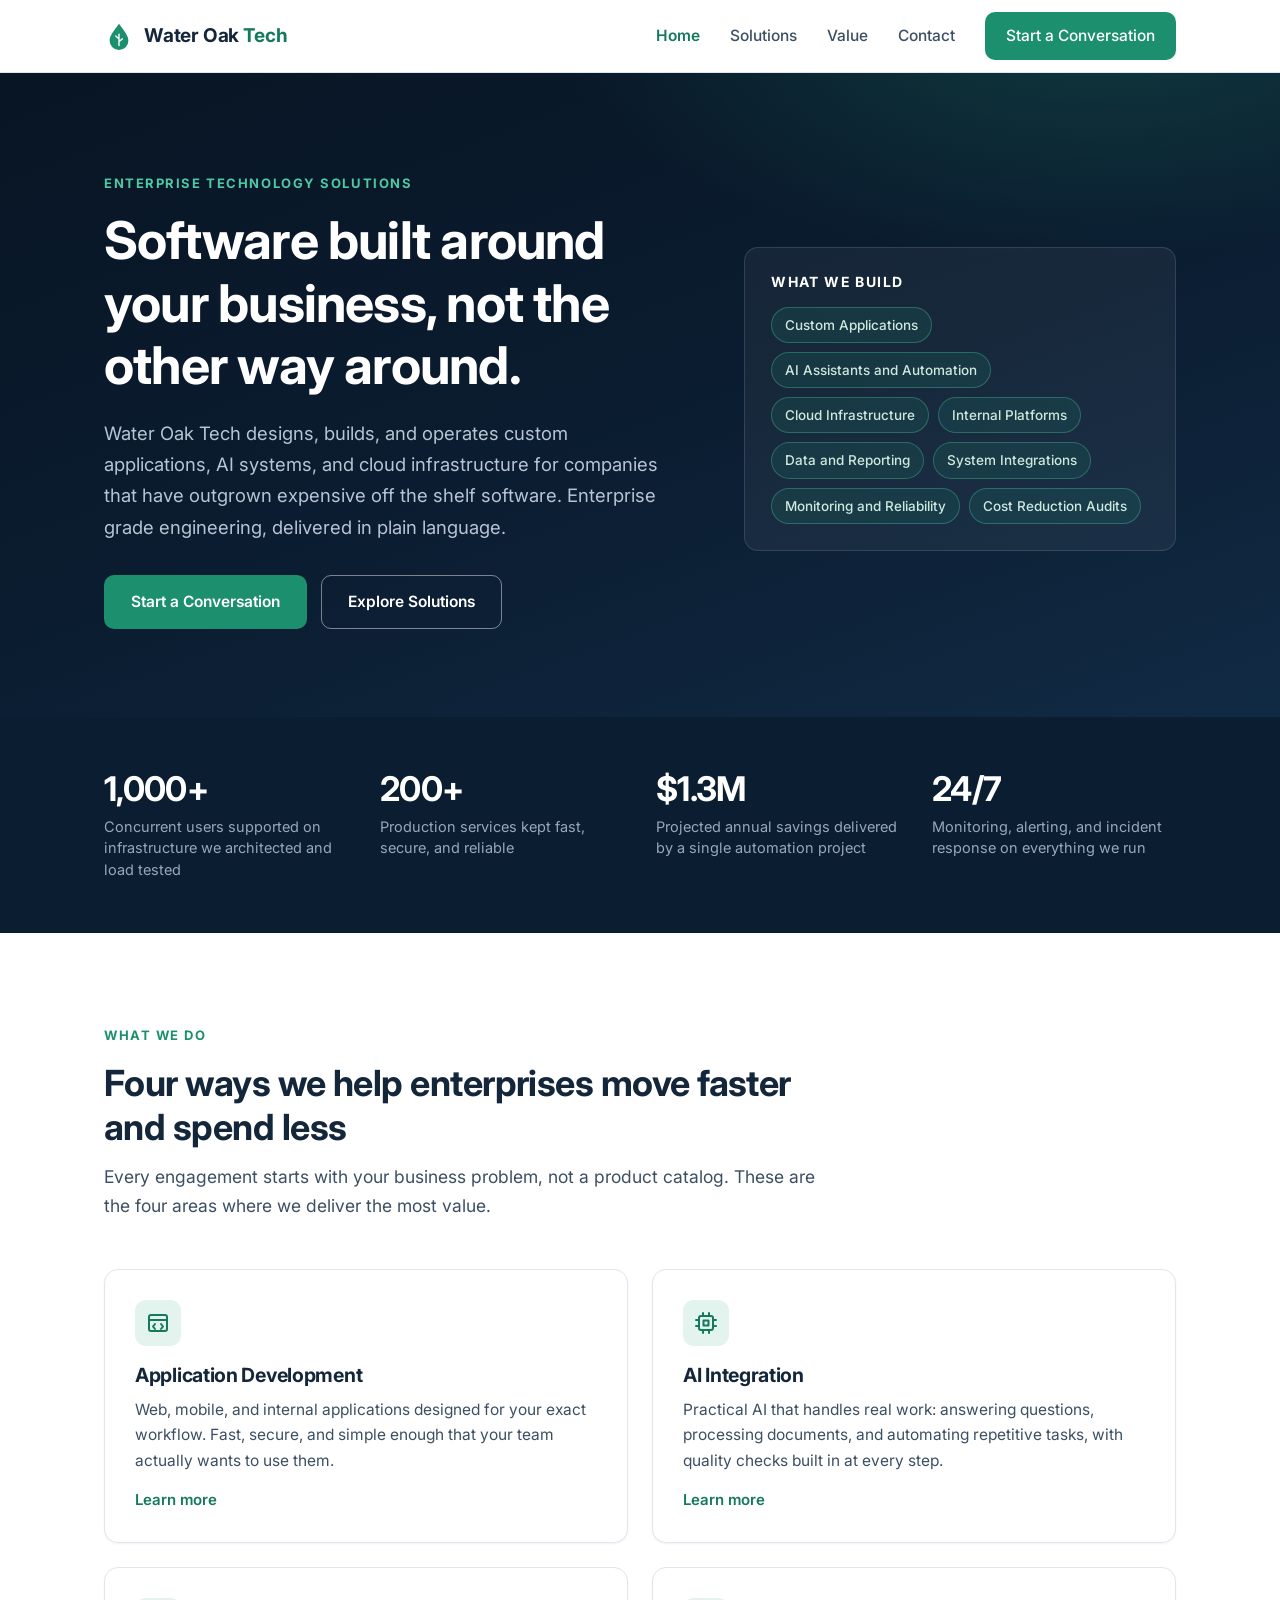
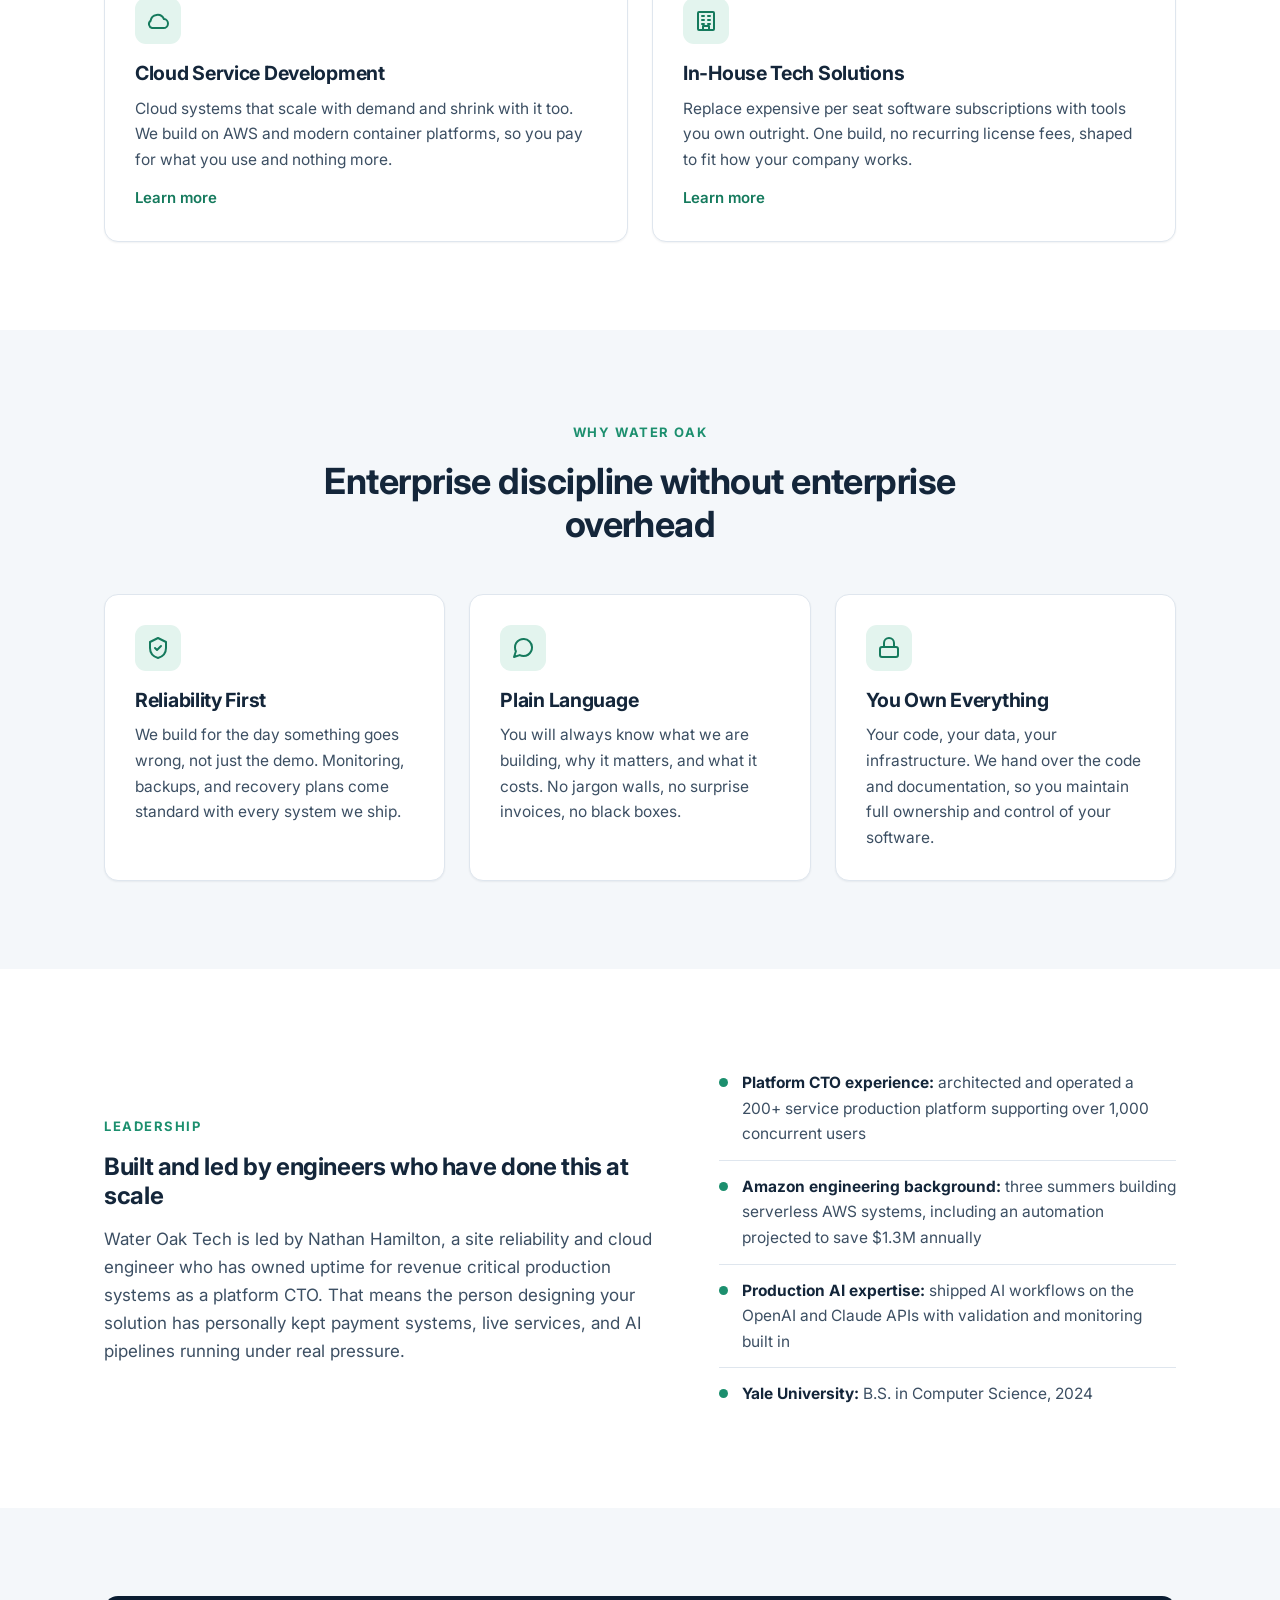
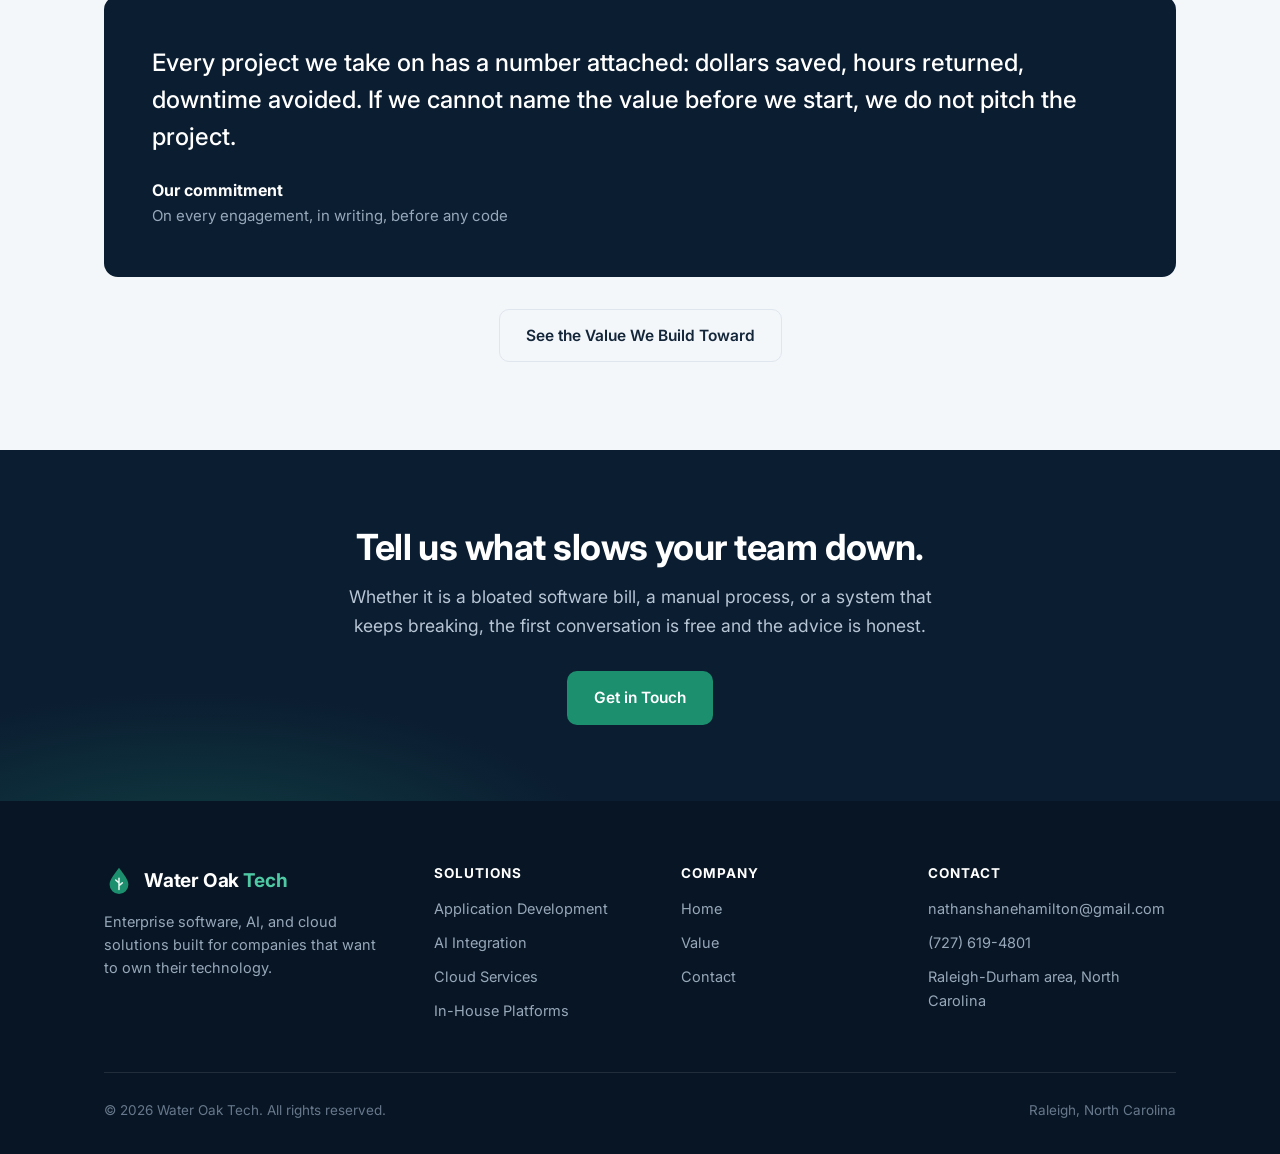
<file: index.html>
<!DOCTYPE html>
<html lang="en">
<head>
  <meta charset="UTF-8">
  <meta name="viewport" content="width=device-width, initial-scale=1.0">
  <title>Water Oak Tech | Enterprise Software, AI, and Cloud Solutions</title>
  <meta name="description" content="Water Oak Tech designs, builds, and operates custom applications, AI systems, and cloud infrastructure for companies ready to move past expensive off the shelf software.">
  <link rel="icon" href="data:image/svg+xml,%3Csvg xmlns='http://www.w3.org/2000/svg' viewBox='0 0 32 32'%3E%3Cpath fill='%231c8f6e' d='M16 3C10 11 6 16 6 21a10 10 0 0 0 20 0c0-5-4-10-10-18z'/%3E%3C/svg%3E">
  <link rel="preconnect" href="https://fonts.googleapis.com">
  <link rel="preconnect" href="https://fonts.gstatic.com" crossorigin>
  <link href="https://fonts.googleapis.com/css2?family=Inter:wght@400;500;600;700;800&display=swap" rel="stylesheet">
  <link rel="stylesheet" href="css/style.css">
</head>
<body>

  <header class="site-header">
    <div class="container header-inner">
      <a class="brand" href="index.html">
        <svg class="mark" viewBox="0 0 32 32" xmlns="http://www.w3.org/2000/svg" aria-hidden="true">
          <path fill="#1c8f6e" d="M16 3C10 11 6 16 6 21a10 10 0 0 0 20 0c0-5-4-10-10-18z"/>
          <path fill="none" stroke="#eaf6f1" stroke-width="1.6" stroke-linecap="round" d="M16 26V14m0 5-3.5-3M16 22l3.5-3"/>
        </svg>
        <span>Water Oak <em>Tech</em></span>
      </a>
      <button class="nav-toggle" aria-label="Toggle navigation" aria-expanded="false">
        <svg width="22" height="22" viewBox="0 0 24 24" fill="none" stroke="currentColor" stroke-width="2" stroke-linecap="round"><path d="M3 6h18M3 12h18M3 18h18"/></svg>
      </button>
      <nav class="main-nav">
        <a href="index.html" class="active">Home</a>
        <a href="solutions.html">Solutions</a>
        <a href="value.html">Value</a>
        <a href="contact.html">Contact</a>
        <a href="contact.html" class="btn btn-primary">Start a Conversation</a>
      </nav>
    </div>
  </header>

  <section class="hero">
    <div class="container hero-grid">
      <div>
        <span class="eyebrow">Enterprise Technology Solutions</span>
        <h1>Software built around your business, not the other way around.</h1>
        <p class="lead">Water Oak Tech designs, builds, and operates custom applications, AI systems, and cloud infrastructure for companies that have outgrown expensive off the shelf software. Enterprise grade engineering, delivered in plain language.</p>
        <div class="hero-actions">
          <a href="contact.html" class="btn btn-primary">Start a Conversation</a>
          <a href="solutions.html" class="btn btn-ghost">Explore Solutions</a>
        </div>
      </div>
      <aside class="hero-panel">
        <h3>What We Build</h3>
        <div class="chip-grid">
          <span class="chip">Custom Applications</span>
          <span class="chip">AI Assistants and Automation</span>
          <span class="chip">Cloud Infrastructure</span>
          <span class="chip">Internal Platforms</span>
          <span class="chip">Data and Reporting</span>
          <span class="chip">System Integrations</span>
          <span class="chip">Monitoring and Reliability</span>
          <span class="chip">Cost Reduction Audits</span>
        </div>
      </aside>
    </div>
  </section>

  <section class="stats-band">
    <div class="container stats-grid">
      <div class="stat">
        <h3>1,000+</h3>
        <p>Concurrent users supported on infrastructure we architected and load tested</p>
      </div>
      <div class="stat">
        <h3>200+</h3>
        <p>Production services kept fast, secure, and reliable</p>
      </div>
      <div class="stat">
        <h3>$1.3M</h3>
        <p>Projected annual savings delivered by a single automation project</p>
      </div>
      <div class="stat">
        <h3>24/7</h3>
        <p>Monitoring, alerting, and incident response on everything we run</p>
      </div>
    </div>
  </section>

  <section class="section">
    <div class="container">
      <div class="section-head">
        <span class="eyebrow">What We Do</span>
        <h2>Four ways we help enterprises move faster and spend less</h2>
        <p>Every engagement starts with your business problem, not a product catalog. These are the four areas where we deliver the most value.</p>
      </div>
      <div class="card-grid">
        <div class="card">
          <div class="icon">
            <svg width="24" height="24" viewBox="0 0 24 24" fill="none" stroke="currentColor" stroke-width="2" stroke-linecap="round" stroke-linejoin="round"><rect x="3" y="4" width="18" height="16" rx="2"/><path d="M3 9h18"/><path d="m9 13-2 2.5 2 2.5"/><path d="m15 13 2 2.5-2 2.5"/></svg>
          </div>
          <h3>Application Development</h3>
          <p>Web, mobile, and internal applications designed for your exact workflow. Fast, secure, and simple enough that your team actually wants to use them.</p>
          <a class="card-link" href="solutions.html#apps">Learn more</a>
        </div>
        <div class="card">
          <div class="icon">
            <svg width="24" height="24" viewBox="0 0 24 24" fill="none" stroke="currentColor" stroke-width="2" stroke-linecap="round" stroke-linejoin="round"><rect x="5" y="5" width="14" height="14" rx="2"/><rect x="9.5" y="9.5" width="5" height="5"/><path d="M9 2v3M15 2v3M9 19v3M15 19v3M2 9h3M2 15h3M19 9h3M19 15h3"/></svg>
          </div>
          <h3>AI Integration</h3>
          <p>Practical AI that handles real work: answering questions, processing documents, and automating repetitive tasks, with quality checks built in at every step.</p>
          <a class="card-link" href="solutions.html#ai">Learn more</a>
        </div>
        <div class="card">
          <div class="icon">
            <svg width="24" height="24" viewBox="0 0 24 24" fill="none" stroke="currentColor" stroke-width="2" stroke-linecap="round" stroke-linejoin="round"><path d="M17.5 19a4.5 4.5 0 0 0 .42-8.98 7 7 0 0 0-13.36 1.9A4 4 0 0 0 6 19z"/></svg>
          </div>
          <h3>Cloud Service Development</h3>
          <p>Cloud systems that scale with demand and shrink with it too. We build on AWS and modern container platforms, so you pay for what you use and nothing more.</p>
          <a class="card-link" href="solutions.html#cloud">Learn more</a>
        </div>
        <div class="card">
          <div class="icon">
            <svg width="24" height="24" viewBox="0 0 24 24" fill="none" stroke="currentColor" stroke-width="2" stroke-linecap="round" stroke-linejoin="round"><rect x="4" y="3" width="16" height="18" rx="1"/><path d="M9 21v-4h6v4"/><path d="M8 7h2M14 7h2M8 11h2M14 11h2M8 15h2M14 15h2"/></svg>
          </div>
          <h3>In-House Tech Solutions</h3>
          <p>Replace expensive per seat software subscriptions with tools you own outright. One build, no recurring license fees, shaped to fit how your company works.</p>
          <a class="card-link" href="solutions.html#inhouse">Learn more</a>
        </div>
      </div>
    </div>
  </section>

  <section class="section soft">
    <div class="container">
      <div class="section-head center">
        <span class="eyebrow">Why Water Oak</span>
        <h2>Enterprise discipline without enterprise overhead</h2>
      </div>
      <div class="card-grid cols-3">
        <div class="card">
          <div class="icon">
            <svg width="24" height="24" viewBox="0 0 24 24" fill="none" stroke="currentColor" stroke-width="2" stroke-linecap="round" stroke-linejoin="round"><path d="M12 2 4 6v6c0 5 3.4 8.6 8 10 4.6-1.4 8-5 8-10V6z"/><path d="m9 12 2 2 4-4"/></svg>
          </div>
          <h3>Reliability First</h3>
          <p>We build for the day something goes wrong, not just the demo. Monitoring, backups, and recovery plans come standard with every system we ship.</p>
        </div>
        <div class="card">
          <div class="icon">
            <svg width="24" height="24" viewBox="0 0 24 24" fill="none" stroke="currentColor" stroke-width="2" stroke-linecap="round" stroke-linejoin="round"><path d="M21 11.5a8.38 8.38 0 0 1-.9 3.8 8.5 8.5 0 0 1-7.6 4.7 8.38 8.38 0 0 1-3.8-.9L3 21l1.9-5.7a8.38 8.38 0 0 1-.9-3.8 8.5 8.5 0 0 1 4.7-7.6 8.38 8.38 0 0 1 3.8-.9h.5a8.48 8.48 0 0 1 8 8z"/></svg>
          </div>
          <h3>Plain Language</h3>
          <p>You will always know what we are building, why it matters, and what it costs. No jargon walls, no surprise invoices, no black boxes.</p>
        </div>
        <div class="card">
          <div class="icon">
            <svg width="24" height="24" viewBox="0 0 24 24" fill="none" stroke="currentColor" stroke-width="2" stroke-linecap="round" stroke-linejoin="round"><rect x="3" y="11" width="18" height="10" rx="2"/><path d="M7 11V7a5 5 0 0 1 10 0v4"/></svg>
          </div>
          <h3>You Own Everything</h3>
          <p>Your code, your data, your infrastructure. We hand over the code and documentation, so you maintain full ownership and control of your software.</p>
        </div>
      </div>
    </div>
  </section>

  <section class="section">
    <div class="container leader-strip">
      <div>
        <span class="eyebrow">Leadership</span>
        <h2>Built and led by engineers who have done this at scale</h2>
        <p style="margin-top:14px; font-size:17px;">Water Oak Tech is led by Nathan Hamilton, a site reliability and cloud engineer who has owned uptime for revenue critical production systems as a platform CTO. That means the person designing your solution has personally kept payment systems, live services, and AI pipelines running under real pressure.</p>
      </div>
      <ul class="cred-list">
        <li><span class="dot"></span><span><strong>Platform CTO experience:</strong> architected and operated a 200+ service production platform supporting over 1,000 concurrent users</span></li>
        <li><span class="dot"></span><span><strong>Amazon engineering background:</strong> three summers building serverless AWS systems, including an automation projected to save $1.3M annually</span></li>
        <li><span class="dot"></span><span><strong>Production AI expertise:</strong> shipped AI workflows on the OpenAI and Claude APIs with validation and monitoring built in</span></li>
        <li><span class="dot"></span><span><strong>Yale University:</strong> B.S. in Computer Science, 2024</span></li>
      </ul>
    </div>
  </section>

  <section class="section soft">
    <div class="container">
      <div class="quote-featured">
        <blockquote>Every project we take on has a number attached: dollars saved, hours returned, downtime avoided. If we cannot name the value before we start, we do not pitch the project.</blockquote>
        <p class="who"><strong>Our commitment</strong>On every engagement, in writing, before any code</p>
      </div>
      <div style="text-align:center; margin-top:32px;">
        <a href="value.html" class="btn btn-outline">See the Value We Build Toward</a>
      </div>
    </div>
  </section>

  <section class="cta-band">
    <div class="container">
      <h2>Tell us what slows your team down.</h2>
      <p>Whether it is a bloated software bill, a manual process, or a system that keeps breaking, the first conversation is free and the advice is honest.</p>
      <a href="contact.html" class="btn btn-primary">Get in Touch</a>
    </div>
  </section>

  <footer class="site-footer">
    <div class="container">
      <div class="footer-grid">
        <div>
          <a class="brand" href="index.html">
            <svg class="mark" viewBox="0 0 32 32" xmlns="http://www.w3.org/2000/svg" aria-hidden="true">
              <path fill="#1c8f6e" d="M16 3C10 11 6 16 6 21a10 10 0 0 0 20 0c0-5-4-10-10-18z"/>
              <path fill="none" stroke="#eaf6f1" stroke-width="1.6" stroke-linecap="round" d="M16 26V14m0 5-3.5-3M16 22l3.5-3"/>
            </svg>
            <span>Water Oak <em>Tech</em></span>
          </a>
          <p class="footer-tagline">Enterprise software, AI, and cloud solutions built for companies that want to own their technology.</p>
        </div>
        <div>
          <h4>Solutions</h4>
          <ul>
            <li><a href="solutions.html#apps">Application Development</a></li>
            <li><a href="solutions.html#ai">AI Integration</a></li>
            <li><a href="solutions.html#cloud">Cloud Services</a></li>
            <li><a href="solutions.html#inhouse">In-House Platforms</a></li>
          </ul>
        </div>
        <div>
          <h4>Company</h4>
          <ul>
            <li><a href="index.html">Home</a></li>
            <li><a href="value.html">Value</a></li>
            <li><a href="contact.html">Contact</a></li>
          </ul>
        </div>
        <div>
          <h4>Contact</h4>
          <ul>
            <li><a href="mailto:nathanshanehamilton@gmail.com">nathanshanehamilton@gmail.com</a></li>
            <li><a href="tel:+17276194801">(727) 619-4801</a></li>
            <li>Raleigh-Durham area, North Carolina</li>
          </ul>
        </div>
      </div>
      <div class="footer-bottom">
        <span>&copy; <span id="year">2026</span> Water Oak Tech. All rights reserved.</span>
        <span>Raleigh, North Carolina</span>
      </div>
    </div>
  </footer>

  <script src="js/main.js"></script>
</body>
</html>
</file>
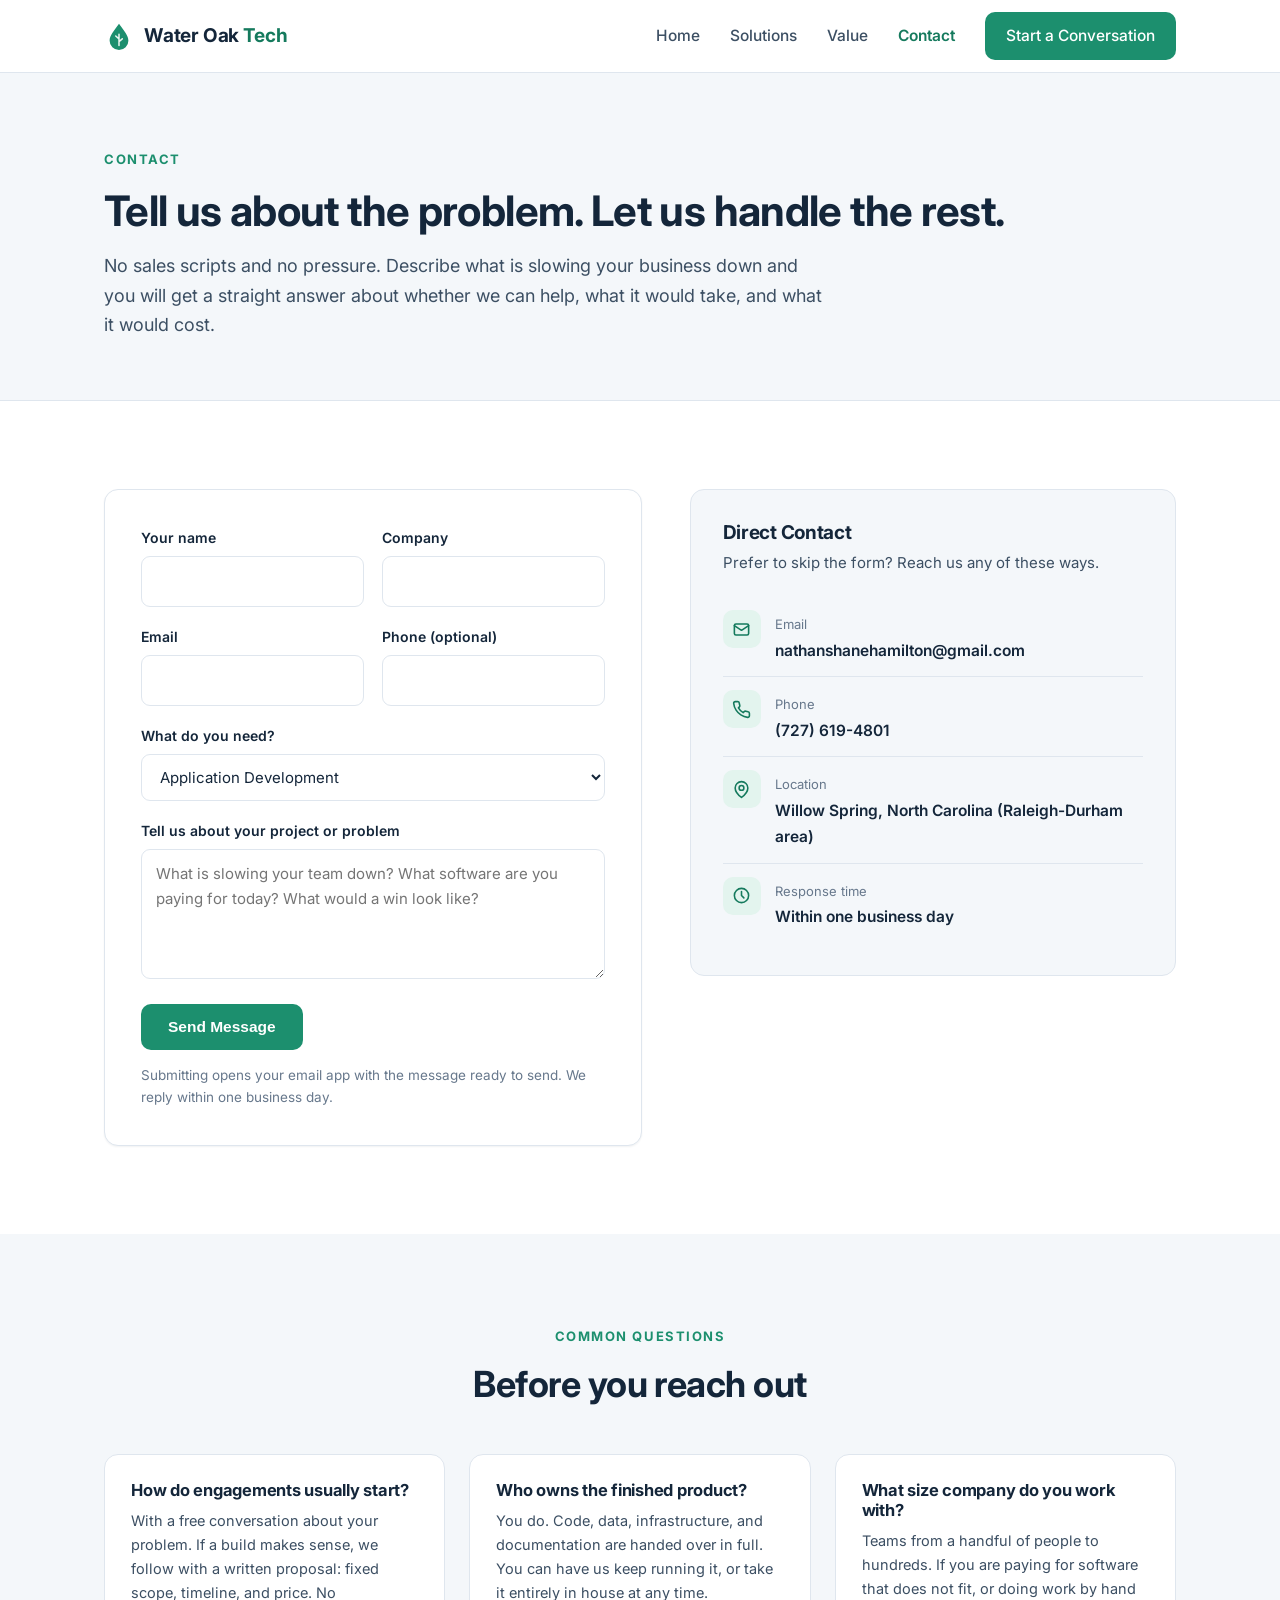
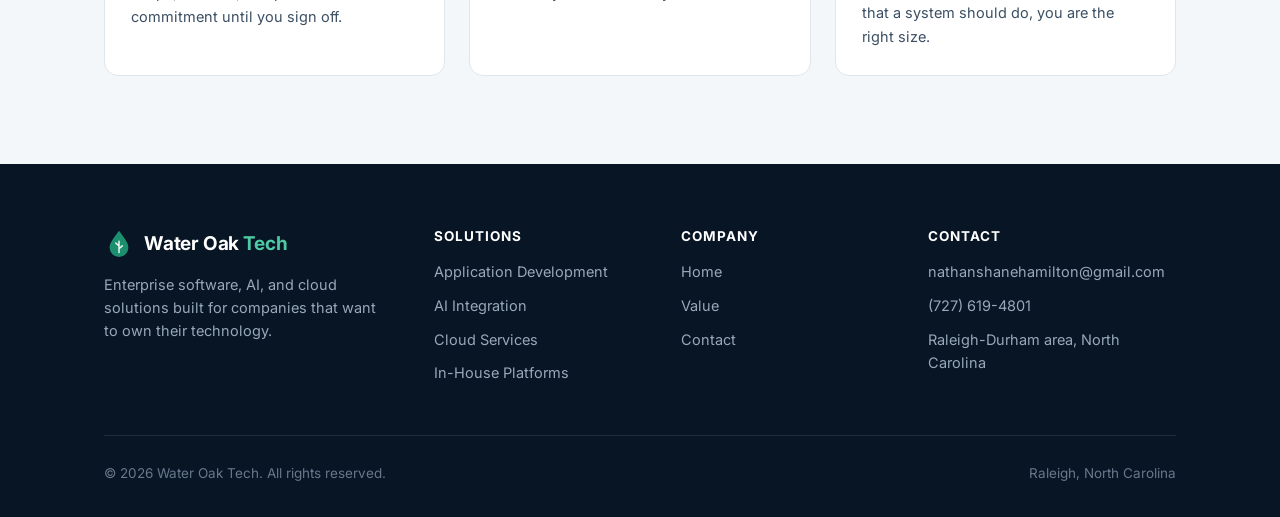
<file: contact.html>
<!DOCTYPE html>
<html lang="en">
<head>
  <meta charset="UTF-8">
  <meta name="viewport" content="width=device-width, initial-scale=1.0">
  <title>Contact | Water Oak Tech</title>
  <meta name="description" content="Get in touch with Water Oak Tech about custom applications, AI integration, cloud infrastructure, or replacing expensive business software.">
  <link rel="icon" href="data:image/svg+xml,%3Csvg xmlns='http://www.w3.org/2000/svg' viewBox='0 0 32 32'%3E%3Cpath fill='%231c8f6e' d='M16 3C10 11 6 16 6 21a10 10 0 0 0 20 0c0-5-4-10-10-18z'/%3E%3C/svg%3E">
  <link rel="preconnect" href="https://fonts.googleapis.com">
  <link rel="preconnect" href="https://fonts.gstatic.com" crossorigin>
  <link href="https://fonts.googleapis.com/css2?family=Inter:wght@400;500;600;700;800&display=swap" rel="stylesheet">
  <link rel="stylesheet" href="css/style.css">
</head>
<body>

  <header class="site-header">
    <div class="container header-inner">
      <a class="brand" href="index.html">
        <svg class="mark" viewBox="0 0 32 32" xmlns="http://www.w3.org/2000/svg" aria-hidden="true">
          <path fill="#1c8f6e" d="M16 3C10 11 6 16 6 21a10 10 0 0 0 20 0c0-5-4-10-10-18z"/>
          <path fill="none" stroke="#eaf6f1" stroke-width="1.6" stroke-linecap="round" d="M16 26V14m0 5-3.5-3M16 22l3.5-3"/>
        </svg>
        <span>Water Oak <em>Tech</em></span>
      </a>
      <button class="nav-toggle" aria-label="Toggle navigation" aria-expanded="false">
        <svg width="22" height="22" viewBox="0 0 24 24" fill="none" stroke="currentColor" stroke-width="2" stroke-linecap="round"><path d="M3 6h18M3 12h18M3 18h18"/></svg>
      </button>
      <nav class="main-nav">
        <a href="index.html">Home</a>
        <a href="solutions.html">Solutions</a>
        <a href="value.html">Value</a>
        <a href="contact.html" class="active">Contact</a>
        <a href="contact.html" class="btn btn-primary">Start a Conversation</a>
      </nav>
    </div>
  </header>

  <section class="page-hero">
    <div class="container">
      <span class="eyebrow">Contact</span>
      <h1>Tell us about the problem. Let us handle the rest.</h1>
      <p class="lead">No sales scripts and no pressure. Describe what is slowing your business down and you will get a straight answer about whether we can help, what it would take, and what it would cost.</p>
    </div>
  </section>

  <section class="section">
    <div class="container contact-grid">

      <form class="contact-form" id="contact-form">
        <div class="form-row">
          <div class="field">
            <label for="cf-name">Your name</label>
            <input type="text" id="cf-name" name="name" required autocomplete="name">
          </div>
          <div class="field">
            <label for="cf-company">Company</label>
            <input type="text" id="cf-company" name="company" autocomplete="organization">
          </div>
        </div>
        <div class="form-row">
          <div class="field">
            <label for="cf-email">Email</label>
            <input type="email" id="cf-email" name="email" required autocomplete="email">
          </div>
          <div class="field">
            <label for="cf-phone">Phone (optional)</label>
            <input type="tel" id="cf-phone" name="phone" autocomplete="tel">
          </div>
        </div>
        <div class="field">
          <label for="cf-topic">What do you need?</label>
          <select id="cf-topic" name="topic">
            <option>Application Development</option>
            <option>AI Integration</option>
            <option>Cloud Service Development</option>
            <option>Replacing Expensive Software</option>
            <option>Not Sure Yet</option>
          </select>
        </div>
        <div class="field">
          <label for="cf-message">Tell us about your project or problem</label>
          <textarea id="cf-message" name="message" required placeholder="What is slowing your team down? What software are you paying for today? What would a win look like?"></textarea>
        </div>
        <button type="submit" class="btn btn-primary">Send Message</button>
        <p class="form-status" id="form-status">Your email app should now be open with the message prefilled. If it did not open, email us directly at nathanshanehamilton@gmail.com.</p>
        <p class="form-note">Submitting opens your email app with the message ready to send. We reply within one business day.</p>
      </form>

      <div>
        <div class="info-card">
          <h3>Direct Contact</h3>
          <p>Prefer to skip the form? Reach us any of these ways.</p>
          <ul class="info-list">
            <li>
              <span class="icon">
                <svg width="19" height="19" viewBox="0 0 24 24" fill="none" stroke="currentColor" stroke-width="2" stroke-linecap="round" stroke-linejoin="round"><rect x="3" y="5" width="18" height="14" rx="2"/><path d="m3 7 9 6 9-6"/></svg>
              </span>
              <span>
                <span class="label">Email</span><br>
                <span class="value"><a href="mailto:nathanshanehamilton@gmail.com">nathanshanehamilton@gmail.com</a></span>
              </span>
            </li>
            <li>
              <span class="icon">
                <svg width="19" height="19" viewBox="0 0 24 24" fill="none" stroke="currentColor" stroke-width="2" stroke-linecap="round" stroke-linejoin="round"><path d="M22 16.92v3a2 2 0 0 1-2.18 2 19.79 19.79 0 0 1-8.63-3.07 19.5 19.5 0 0 1-6-6A19.79 19.79 0 0 1 2.12 4.18 2 2 0 0 1 4.11 2h3a2 2 0 0 1 2 1.72c.13.96.36 1.9.7 2.81a2 2 0 0 1-.45 2.11L8.09 9.91a16 16 0 0 0 6 6l1.27-1.27a2 2 0 0 1 2.11-.45c.91.34 1.85.57 2.81.7A2 2 0 0 1 22 16.92z"/></svg>
              </span>
              <span>
                <span class="label">Phone</span><br>
                <span class="value"><a href="tel:+17276194801">(727) 619-4801</a></span>
              </span>
            </li>
            <li>
              <span class="icon">
                <svg width="19" height="19" viewBox="0 0 24 24" fill="none" stroke="currentColor" stroke-width="2" stroke-linecap="round" stroke-linejoin="round"><path d="M20 10c0 6-8 12-8 12s-8-6-8-12a8 8 0 0 1 16 0z"/><circle cx="12" cy="10" r="3"/></svg>
              </span>
              <span>
                <span class="label">Location</span><br>
                <span class="value">Willow Spring, North Carolina (Raleigh-Durham area)</span>
              </span>
            </li>
            <li>
              <span class="icon">
                <svg width="19" height="19" viewBox="0 0 24 24" fill="none" stroke="currentColor" stroke-width="2" stroke-linecap="round" stroke-linejoin="round"><circle cx="12" cy="12" r="9"/><path d="M12 7v5l3 3"/></svg>
              </span>
              <span>
                <span class="label">Response time</span><br>
                <span class="value">Within one business day</span>
              </span>
            </li>
          </ul>
        </div>
      </div>

    </div>
  </section>

  <section class="section soft">
    <div class="container">
      <div class="section-head center">
        <span class="eyebrow">Common Questions</span>
        <h2>Before you reach out</h2>
      </div>
      <div class="faq-grid">
        <div class="faq-item">
          <h3>How do engagements usually start?</h3>
          <p>With a free conversation about your problem. If a build makes sense, we follow with a written proposal: fixed scope, timeline, and price. No commitment until you sign off.</p>
        </div>
        <div class="faq-item">
          <h3>Who owns the finished product?</h3>
          <p>You do. Code, data, infrastructure, and documentation are handed over in full. You can have us keep running it, or take it entirely in house at any time.</p>
        </div>
        <div class="faq-item">
          <h3>What size company do you work with?</h3>
          <p>Teams from a handful of people to hundreds. If you are paying for software that does not fit, or doing work by hand that a system should do, you are the right size.</p>
        </div>
      </div>
    </div>
  </section>

  <footer class="site-footer">
    <div class="container">
      <div class="footer-grid">
        <div>
          <a class="brand" href="index.html">
            <svg class="mark" viewBox="0 0 32 32" xmlns="http://www.w3.org/2000/svg" aria-hidden="true">
              <path fill="#1c8f6e" d="M16 3C10 11 6 16 6 21a10 10 0 0 0 20 0c0-5-4-10-10-18z"/>
              <path fill="none" stroke="#eaf6f1" stroke-width="1.6" stroke-linecap="round" d="M16 26V14m0 5-3.5-3M16 22l3.5-3"/>
            </svg>
            <span>Water Oak <em>Tech</em></span>
          </a>
          <p class="footer-tagline">Enterprise software, AI, and cloud solutions built for companies that want to own their technology.</p>
        </div>
        <div>
          <h4>Solutions</h4>
          <ul>
            <li><a href="solutions.html#apps">Application Development</a></li>
            <li><a href="solutions.html#ai">AI Integration</a></li>
            <li><a href="solutions.html#cloud">Cloud Services</a></li>
            <li><a href="solutions.html#inhouse">In-House Platforms</a></li>
          </ul>
        </div>
        <div>
          <h4>Company</h4>
          <ul>
            <li><a href="index.html">Home</a></li>
            <li><a href="value.html">Value</a></li>
            <li><a href="contact.html">Contact</a></li>
          </ul>
        </div>
        <div>
          <h4>Contact</h4>
          <ul>
            <li><a href="mailto:nathanshanehamilton@gmail.com">nathanshanehamilton@gmail.com</a></li>
            <li><a href="tel:+17276194801">(727) 619-4801</a></li>
            <li>Raleigh-Durham area, North Carolina</li>
          </ul>
        </div>
      </div>
      <div class="footer-bottom">
        <span>&copy; <span id="year">2026</span> Water Oak Tech. All rights reserved.</span>
        <span>Raleigh, North Carolina</span>
      </div>
    </div>
  </footer>

  <script src="js/main.js"></script>
</body>
</html>
</file>
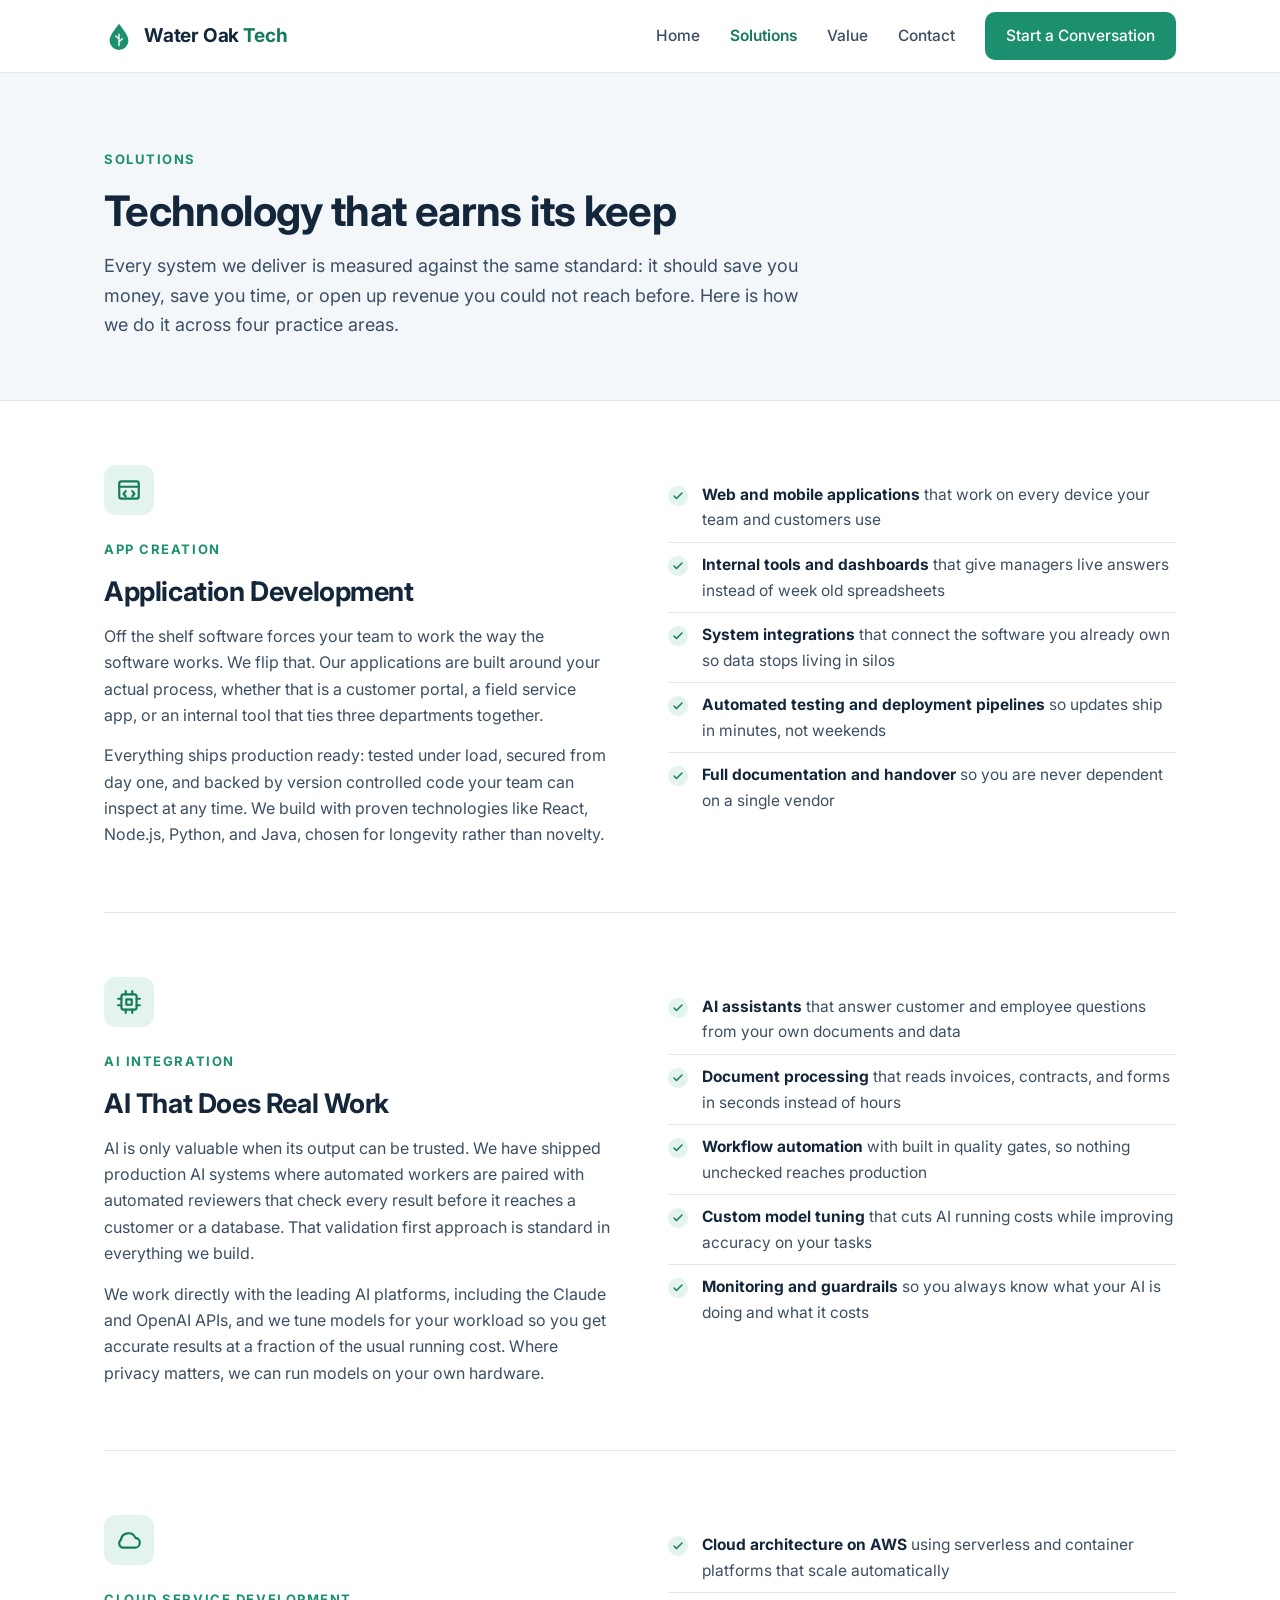
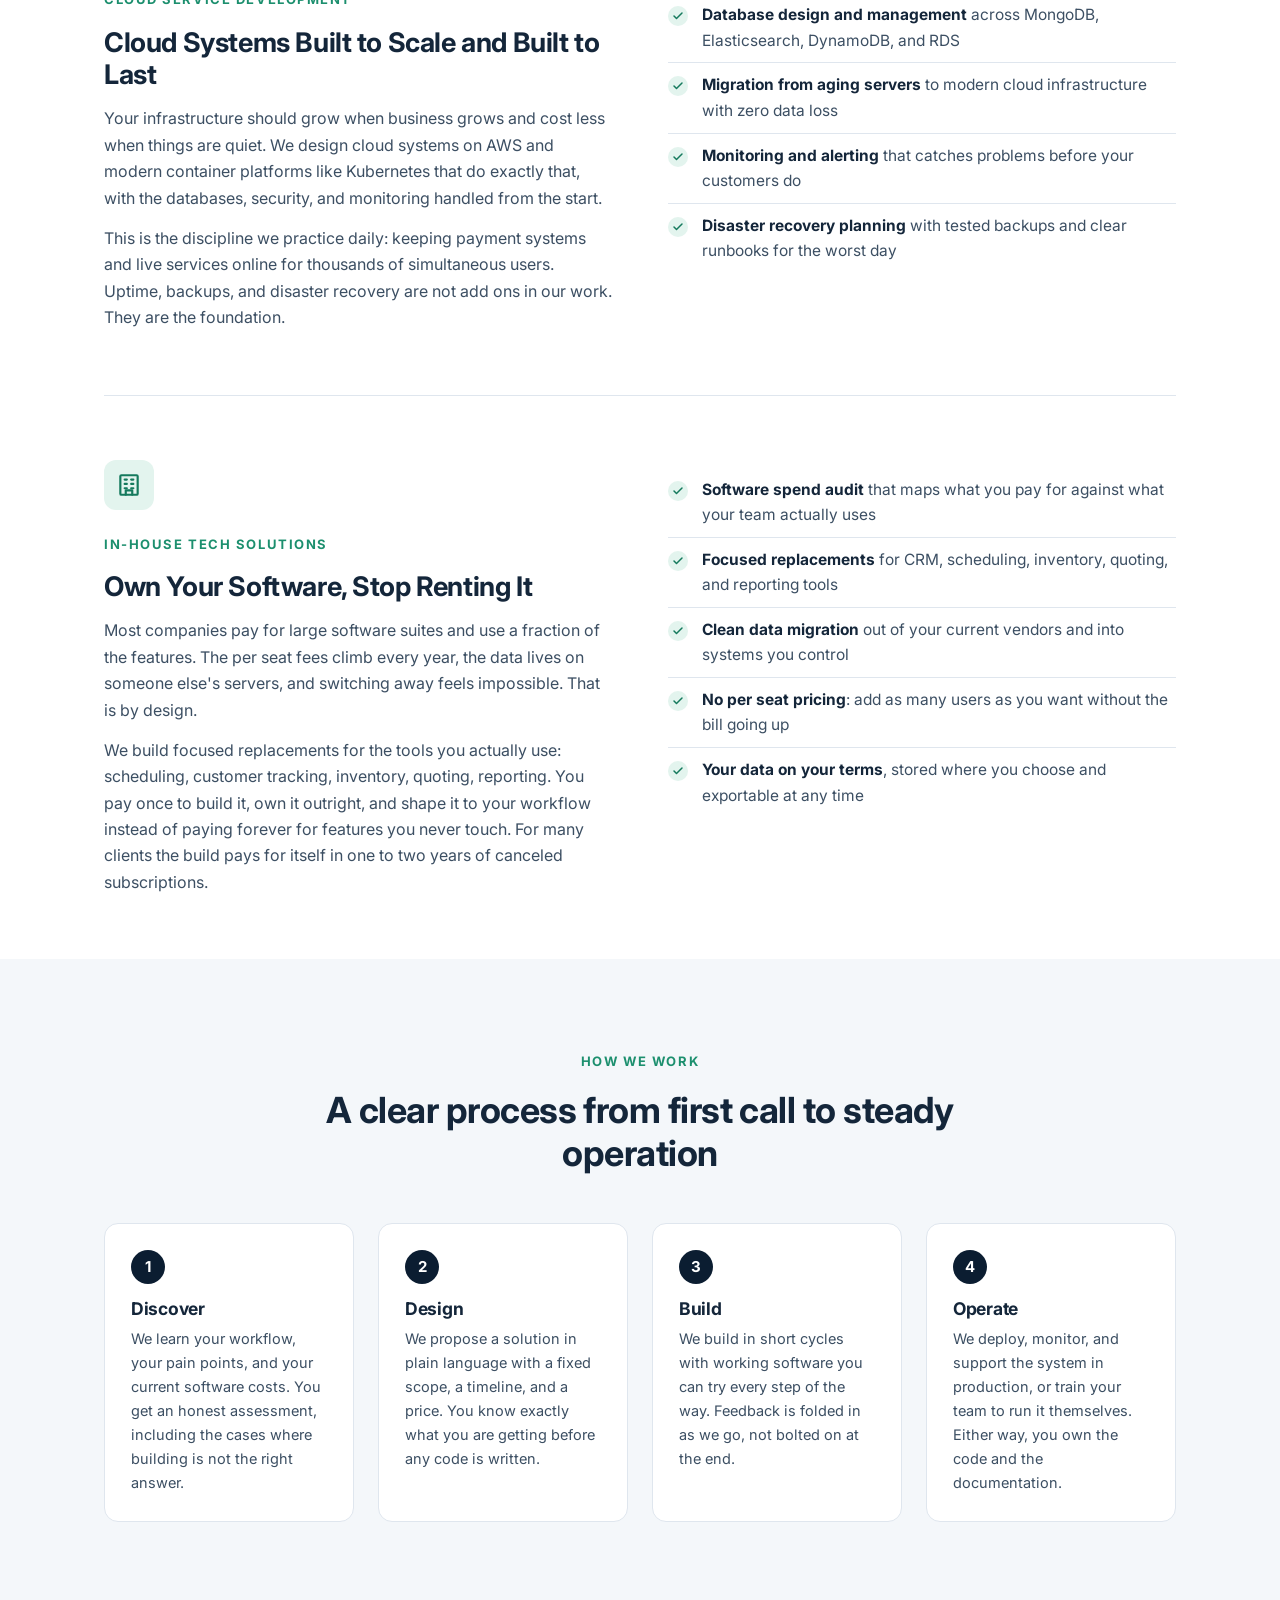
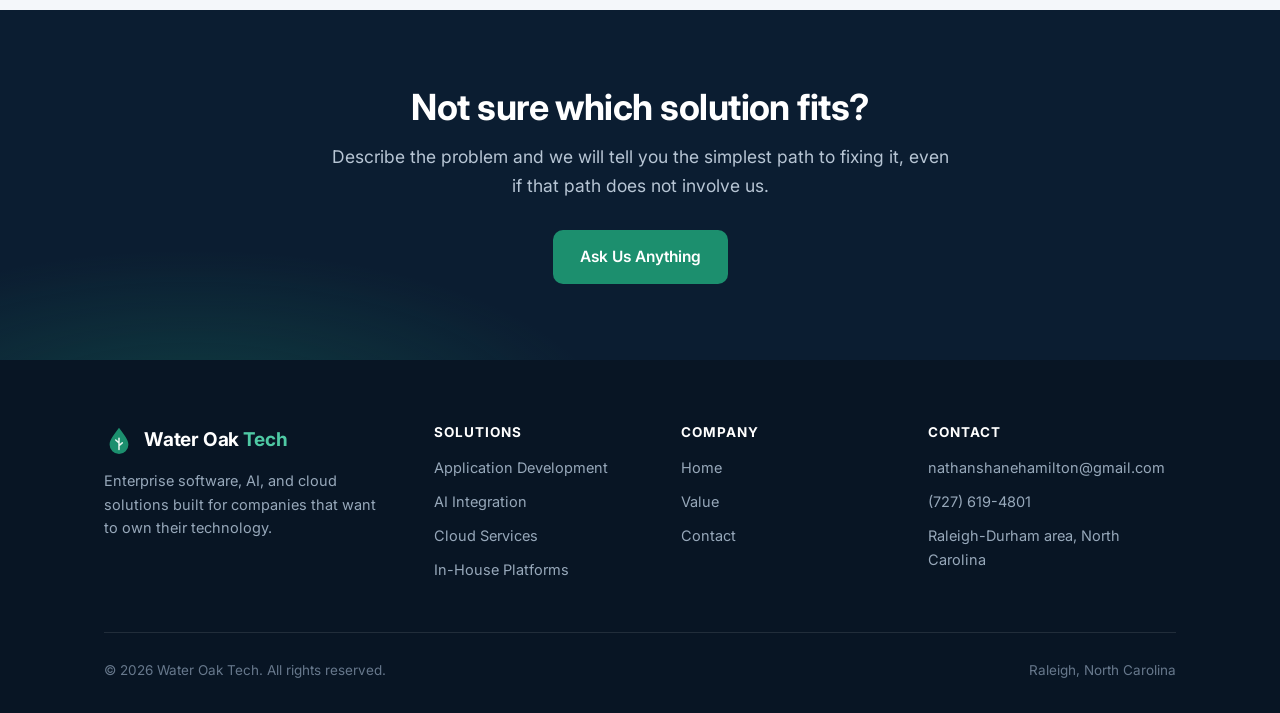
<file: solutions.html>
<!DOCTYPE html>
<html lang="en">
<head>
  <meta charset="UTF-8">
  <meta name="viewport" content="width=device-width, initial-scale=1.0">
  <title>Solutions | Water Oak Tech</title>
  <meta name="description" content="Application development, AI integration, cloud service development, and in-house platforms that replace expensive B2B software. See how Water Oak Tech delivers.">
  <link rel="icon" href="data:image/svg+xml,%3Csvg xmlns='http://www.w3.org/2000/svg' viewBox='0 0 32 32'%3E%3Cpath fill='%231c8f6e' d='M16 3C10 11 6 16 6 21a10 10 0 0 0 20 0c0-5-4-10-10-18z'/%3E%3C/svg%3E">
  <link rel="preconnect" href="https://fonts.googleapis.com">
  <link rel="preconnect" href="https://fonts.gstatic.com" crossorigin>
  <link href="https://fonts.googleapis.com/css2?family=Inter:wght@400;500;600;700;800&display=swap" rel="stylesheet">
  <link rel="stylesheet" href="css/style.css">
</head>
<body>

  <header class="site-header">
    <div class="container header-inner">
      <a class="brand" href="index.html">
        <svg class="mark" viewBox="0 0 32 32" xmlns="http://www.w3.org/2000/svg" aria-hidden="true">
          <path fill="#1c8f6e" d="M16 3C10 11 6 16 6 21a10 10 0 0 0 20 0c0-5-4-10-10-18z"/>
          <path fill="none" stroke="#eaf6f1" stroke-width="1.6" stroke-linecap="round" d="M16 26V14m0 5-3.5-3M16 22l3.5-3"/>
        </svg>
        <span>Water Oak <em>Tech</em></span>
      </a>
      <button class="nav-toggle" aria-label="Toggle navigation" aria-expanded="false">
        <svg width="22" height="22" viewBox="0 0 24 24" fill="none" stroke="currentColor" stroke-width="2" stroke-linecap="round"><path d="M3 6h18M3 12h18M3 18h18"/></svg>
      </button>
      <nav class="main-nav">
        <a href="index.html">Home</a>
        <a href="solutions.html" class="active">Solutions</a>
        <a href="value.html">Value</a>
        <a href="contact.html">Contact</a>
        <a href="contact.html" class="btn btn-primary">Start a Conversation</a>
      </nav>
    </div>
  </header>

  <section class="page-hero">
    <div class="container">
      <span class="eyebrow">Solutions</span>
      <h1>Technology that earns its keep</h1>
      <p class="lead">Every system we deliver is measured against the same standard: it should save you money, save you time, or open up revenue you could not reach before. Here is how we do it across four practice areas.</p>
    </div>
  </section>

  <div class="container">

    <section class="feature-row" id="apps">
      <div>
        <div class="icon">
          <svg width="26" height="26" viewBox="0 0 24 24" fill="none" stroke="currentColor" stroke-width="2" stroke-linecap="round" stroke-linejoin="round"><rect x="3" y="4" width="18" height="16" rx="2"/><path d="M3 9h18"/><path d="m9 13-2 2.5 2 2.5"/><path d="m15 13 2 2.5-2 2.5"/></svg>
        </div>
        <span class="eyebrow">App Creation</span>
        <h2>Application Development</h2>
        <p>Off the shelf software forces your team to work the way the software works. We flip that. Our applications are built around your actual process, whether that is a customer portal, a field service app, or an internal tool that ties three departments together.</p>
        <p>Everything ships production ready: tested under load, secured from day one, and backed by version controlled code your team can inspect at any time. We build with proven technologies like React, Node.js, Python, and Java, chosen for longevity rather than novelty.</p>
      </div>
      <div>
        <ul class="check-list">
          <li><strong>Web and mobile applications</strong> that work on every device your team and customers use</li>
          <li><strong>Internal tools and dashboards</strong> that give managers live answers instead of week old spreadsheets</li>
          <li><strong>System integrations</strong> that connect the software you already own so data stops living in silos</li>
          <li><strong>Automated testing and deployment pipelines</strong> so updates ship in minutes, not weekends</li>
          <li><strong>Full documentation and handover</strong> so you are never dependent on a single vendor</li>
        </ul>
      </div>
    </section>

    <section class="feature-row" id="ai">
      <div>
        <div class="icon">
          <svg width="26" height="26" viewBox="0 0 24 24" fill="none" stroke="currentColor" stroke-width="2" stroke-linecap="round" stroke-linejoin="round"><rect x="5" y="5" width="14" height="14" rx="2"/><rect x="9.5" y="9.5" width="5" height="5"/><path d="M9 2v3M15 2v3M9 19v3M15 19v3M2 9h3M2 15h3M19 9h3M19 15h3"/></svg>
        </div>
        <span class="eyebrow">AI Integration</span>
        <h2>AI That Does Real Work</h2>
        <p>AI is only valuable when its output can be trusted. We have shipped production AI systems where automated workers are paired with automated reviewers that check every result before it reaches a customer or a database. That validation first approach is standard in everything we build.</p>
        <p>We work directly with the leading AI platforms, including the Claude and OpenAI APIs, and we tune models for your workload so you get accurate results at a fraction of the usual running cost. Where privacy matters, we can run models on your own hardware.</p>
      </div>
      <div>
        <ul class="check-list">
          <li><strong>AI assistants</strong> that answer customer and employee questions from your own documents and data</li>
          <li><strong>Document processing</strong> that reads invoices, contracts, and forms in seconds instead of hours</li>
          <li><strong>Workflow automation</strong> with built in quality gates, so nothing unchecked reaches production</li>
          <li><strong>Custom model tuning</strong> that cuts AI running costs while improving accuracy on your tasks</li>
          <li><strong>Monitoring and guardrails</strong> so you always know what your AI is doing and what it costs</li>
        </ul>
      </div>
    </section>

    <section class="feature-row" id="cloud">
      <div>
        <div class="icon">
          <svg width="26" height="26" viewBox="0 0 24 24" fill="none" stroke="currentColor" stroke-width="2" stroke-linecap="round" stroke-linejoin="round"><path d="M17.5 19a4.5 4.5 0 0 0 .42-8.98 7 7 0 0 0-13.36 1.9A4 4 0 0 0 6 19z"/></svg>
        </div>
        <span class="eyebrow">Cloud Service Development</span>
        <h2>Cloud Systems Built to Scale and Built to Last</h2>
        <p>Your infrastructure should grow when business grows and cost less when things are quiet. We design cloud systems on AWS and modern container platforms like Kubernetes that do exactly that, with the databases, security, and monitoring handled from the start.</p>
        <p>This is the discipline we practice daily: keeping payment systems and live services online for thousands of simultaneous users. Uptime, backups, and disaster recovery are not add ons in our work. They are the foundation.</p>
      </div>
      <div>
        <ul class="check-list">
          <li><strong>Cloud architecture on AWS</strong> using serverless and container platforms that scale automatically</li>
          <li><strong>Database design and management</strong> across MongoDB, Elasticsearch, DynamoDB, and RDS</li>
          <li><strong>Migration from aging servers</strong> to modern cloud infrastructure with zero data loss</li>
          <li><strong>Monitoring and alerting</strong> that catches problems before your customers do</li>
          <li><strong>Disaster recovery planning</strong> with tested backups and clear runbooks for the worst day</li>
        </ul>
      </div>
    </section>

    <section class="feature-row" id="inhouse">
      <div>
        <div class="icon">
          <svg width="26" height="26" viewBox="0 0 24 24" fill="none" stroke="currentColor" stroke-width="2" stroke-linecap="round" stroke-linejoin="round"><rect x="4" y="3" width="16" height="18" rx="1"/><path d="M9 21v-4h6v4"/><path d="M8 7h2M14 7h2M8 11h2M14 11h2M8 15h2M14 15h2"/></svg>
        </div>
        <span class="eyebrow">In-House Tech Solutions</span>
        <h2>Own Your Software, Stop Renting It</h2>
        <p>Most companies pay for large software suites and use a fraction of the features. The per seat fees climb every year, the data lives on someone else's servers, and switching away feels impossible. That is by design.</p>
        <p>We build focused replacements for the tools you actually use: scheduling, customer tracking, inventory, quoting, reporting. You pay once to build it, own it outright, and shape it to your workflow instead of paying forever for features you never touch. For many clients the build pays for itself in one to two years of canceled subscriptions.</p>
      </div>
      <div>
        <ul class="check-list">
          <li><strong>Software spend audit</strong> that maps what you pay for against what your team actually uses</li>
          <li><strong>Focused replacements</strong> for CRM, scheduling, inventory, quoting, and reporting tools</li>
          <li><strong>Clean data migration</strong> out of your current vendors and into systems you control</li>
          <li><strong>No per seat pricing</strong>: add as many users as you want without the bill going up</li>
          <li><strong>Your data on your terms</strong>, stored where you choose and exportable at any time</li>
        </ul>
      </div>
    </section>

  </div>

  <section class="section soft">
    <div class="container">
      <div class="section-head center">
        <span class="eyebrow">How We Work</span>
        <h2>A clear process from first call to steady operation</h2>
      </div>
      <div class="steps-grid">
        <div class="step">
          <span class="num">1</span>
          <h3>Discover</h3>
          <p>We learn your workflow, your pain points, and your current software costs. You get an honest assessment, including the cases where building is not the right answer.</p>
        </div>
        <div class="step">
          <span class="num">2</span>
          <h3>Design</h3>
          <p>We propose a solution in plain language with a fixed scope, a timeline, and a price. You know exactly what you are getting before any code is written.</p>
        </div>
        <div class="step">
          <span class="num">3</span>
          <h3>Build</h3>
          <p>We build in short cycles with working software you can try every step of the way. Feedback is folded in as we go, not bolted on at the end.</p>
        </div>
        <div class="step">
          <span class="num">4</span>
          <h3>Operate</h3>
          <p>We deploy, monitor, and support the system in production, or train your team to run it themselves. Either way, you own the code and the documentation.</p>
        </div>
      </div>
    </div>
  </section>

  <section class="cta-band">
    <div class="container">
      <h2>Not sure which solution fits?</h2>
      <p>Describe the problem and we will tell you the simplest path to fixing it, even if that path does not involve us.</p>
      <a href="contact.html" class="btn btn-primary">Ask Us Anything</a>
    </div>
  </section>

  <footer class="site-footer">
    <div class="container">
      <div class="footer-grid">
        <div>
          <a class="brand" href="index.html">
            <svg class="mark" viewBox="0 0 32 32" xmlns="http://www.w3.org/2000/svg" aria-hidden="true">
              <path fill="#1c8f6e" d="M16 3C10 11 6 16 6 21a10 10 0 0 0 20 0c0-5-4-10-10-18z"/>
              <path fill="none" stroke="#eaf6f1" stroke-width="1.6" stroke-linecap="round" d="M16 26V14m0 5-3.5-3M16 22l3.5-3"/>
            </svg>
            <span>Water Oak <em>Tech</em></span>
          </a>
          <p class="footer-tagline">Enterprise software, AI, and cloud solutions built for companies that want to own their technology.</p>
        </div>
        <div>
          <h4>Solutions</h4>
          <ul>
            <li><a href="solutions.html#apps">Application Development</a></li>
            <li><a href="solutions.html#ai">AI Integration</a></li>
            <li><a href="solutions.html#cloud">Cloud Services</a></li>
            <li><a href="solutions.html#inhouse">In-House Platforms</a></li>
          </ul>
        </div>
        <div>
          <h4>Company</h4>
          <ul>
            <li><a href="index.html">Home</a></li>
            <li><a href="value.html">Value</a></li>
            <li><a href="contact.html">Contact</a></li>
          </ul>
        </div>
        <div>
          <h4>Contact</h4>
          <ul>
            <li><a href="mailto:nathanshanehamilton@gmail.com">nathanshanehamilton@gmail.com</a></li>
            <li><a href="tel:+17276194801">(727) 619-4801</a></li>
            <li>Raleigh-Durham area, North Carolina</li>
          </ul>
        </div>
      </div>
      <div class="footer-bottom">
        <span>&copy; <span id="year">2026</span> Water Oak Tech. All rights reserved.</span>
        <span>Raleigh, North Carolina</span>
      </div>
    </div>
  </footer>

  <script src="js/main.js"></script>
</body>
</html>
</file>
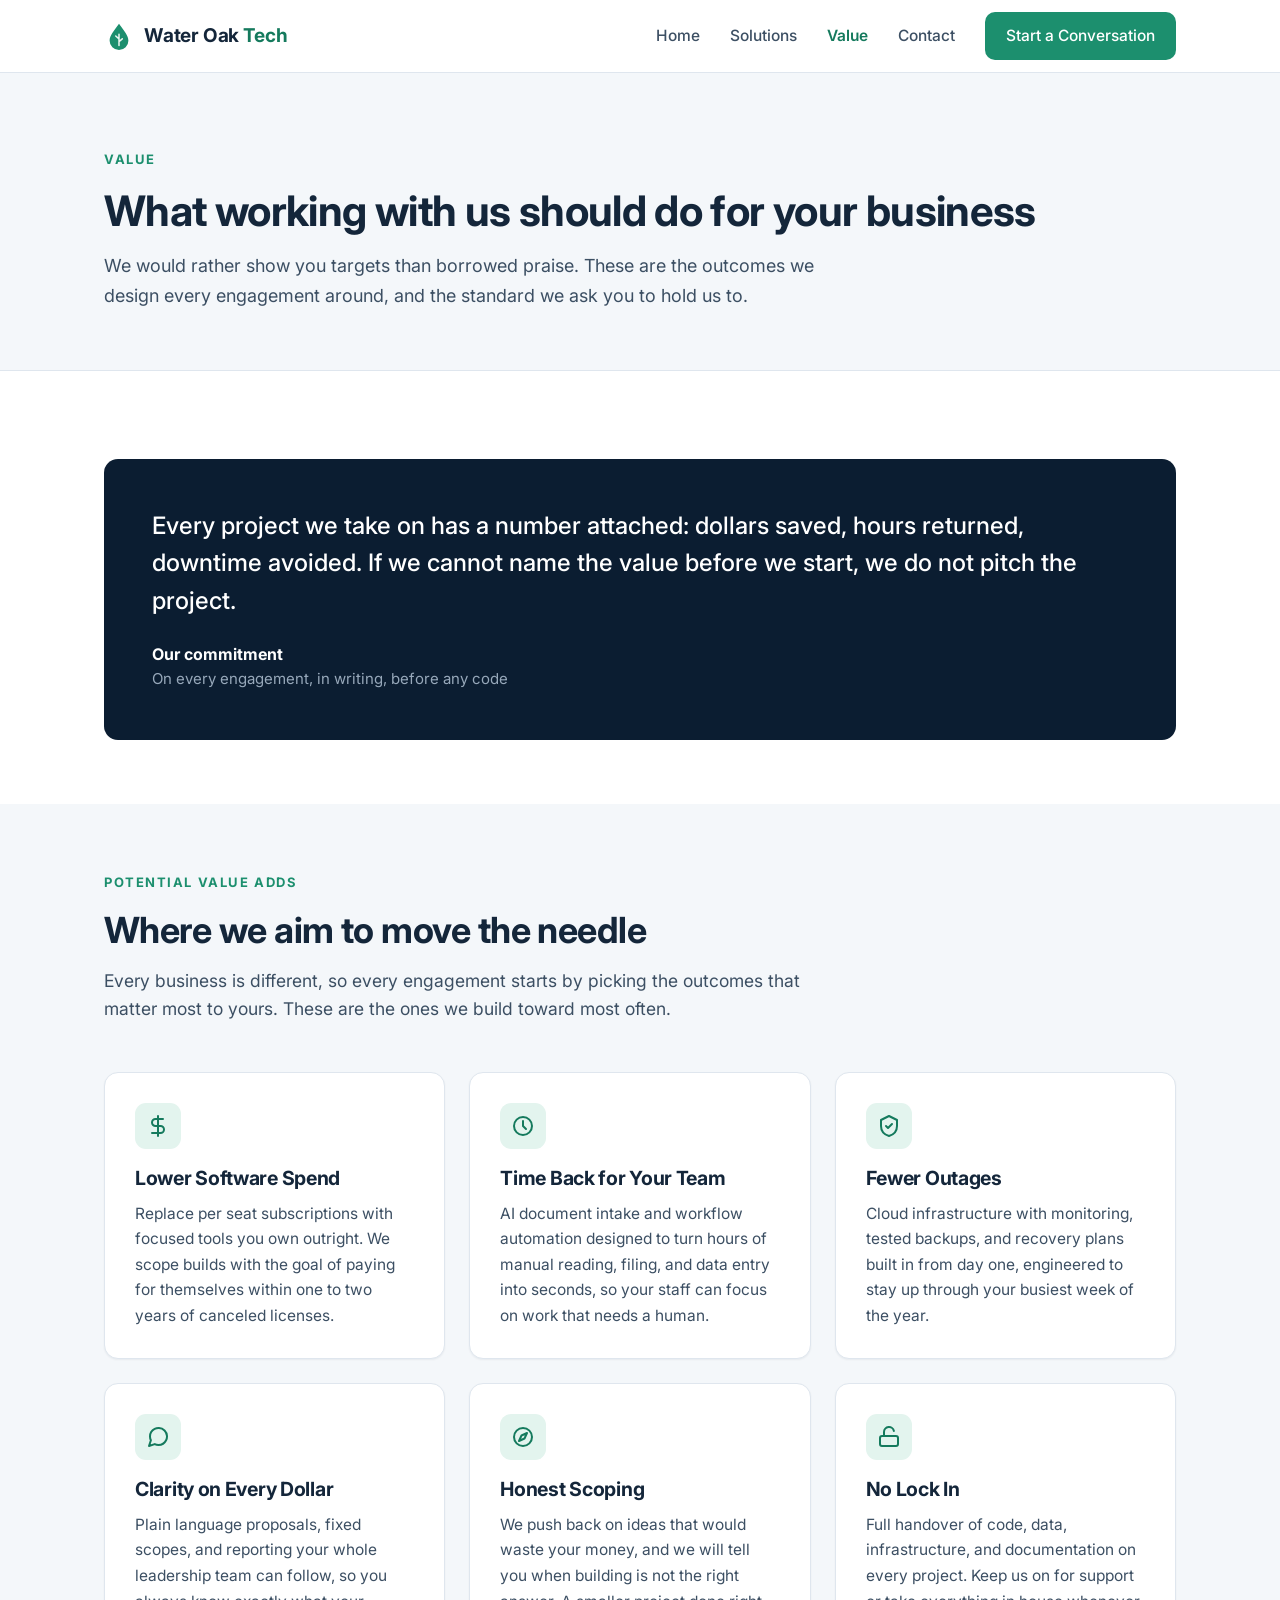
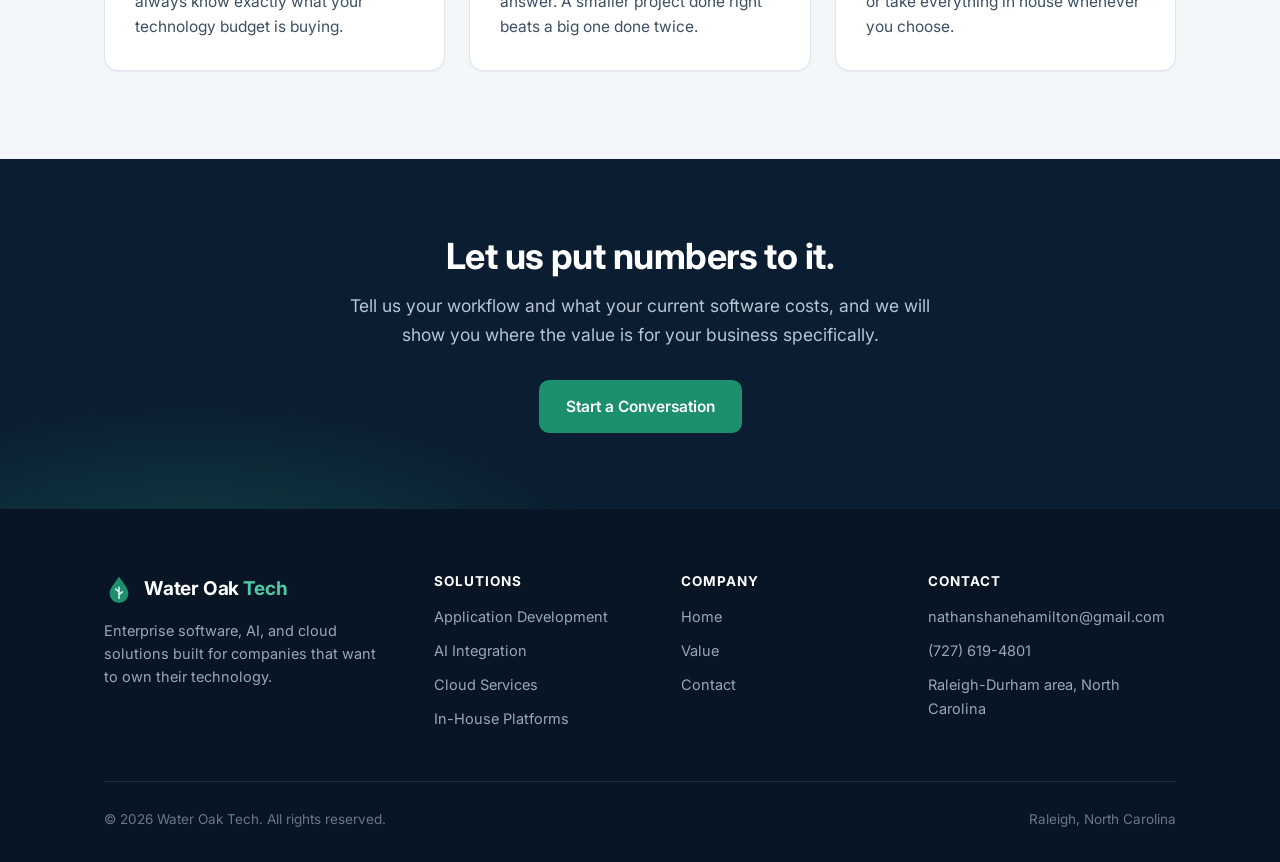
<file: value.html>
<!DOCTYPE html>
<html lang="en">
<head>
  <meta charset="UTF-8">
  <meta name="viewport" content="width=device-width, initial-scale=1.0">
  <title>Value | Water Oak Tech</title>
  <meta name="description" content="The outcomes Water Oak Tech designs every engagement around: lower software spend, time back for your team, fewer outages, and full ownership of your technology.">
  <link rel="icon" href="data:image/svg+xml,%3Csvg xmlns='http://www.w3.org/2000/svg' viewBox='0 0 32 32'%3E%3Cpath fill='%231c8f6e' d='M16 3C10 11 6 16 6 21a10 10 0 0 0 20 0c0-5-4-10-10-18z'/%3E%3C/svg%3E">
  <link rel="preconnect" href="https://fonts.googleapis.com">
  <link rel="preconnect" href="https://fonts.gstatic.com" crossorigin>
  <link href="https://fonts.googleapis.com/css2?family=Inter:wght@400;500;600;700;800&display=swap" rel="stylesheet">
  <link rel="stylesheet" href="css/style.css">
</head>
<body>

  <header class="site-header">
    <div class="container header-inner">
      <a class="brand" href="index.html">
        <svg class="mark" viewBox="0 0 32 32" xmlns="http://www.w3.org/2000/svg" aria-hidden="true">
          <path fill="#1c8f6e" d="M16 3C10 11 6 16 6 21a10 10 0 0 0 20 0c0-5-4-10-10-18z"/>
          <path fill="none" stroke="#eaf6f1" stroke-width="1.6" stroke-linecap="round" d="M16 26V14m0 5-3.5-3M16 22l3.5-3"/>
        </svg>
        <span>Water Oak <em>Tech</em></span>
      </a>
      <button class="nav-toggle" aria-label="Toggle navigation" aria-expanded="false">
        <svg width="22" height="22" viewBox="0 0 24 24" fill="none" stroke="currentColor" stroke-width="2" stroke-linecap="round"><path d="M3 6h18M3 12h18M3 18h18"/></svg>
      </button>
      <nav class="main-nav">
        <a href="index.html">Home</a>
        <a href="solutions.html">Solutions</a>
        <a href="value.html" class="active">Value</a>
        <a href="contact.html">Contact</a>
        <a href="contact.html" class="btn btn-primary">Start a Conversation</a>
      </nav>
    </div>
  </header>

  <section class="page-hero">
    <div class="container">
      <span class="eyebrow">Value</span>
      <h1>What working with us should do for your business</h1>
      <p class="lead">We would rather show you targets than borrowed praise. These are the outcomes we design every engagement around, and the standard we ask you to hold us to.</p>
    </div>
  </section>

  <section class="section">
    <div class="container">
      <div class="quote-featured">
        <blockquote>Every project we take on has a number attached: dollars saved, hours returned, downtime avoided. If we cannot name the value before we start, we do not pitch the project.</blockquote>
        <p class="who"><strong>Our commitment</strong>On every engagement, in writing, before any code</p>
      </div>
    </div>
  </section>

  <section class="section soft" style="padding-top:0; margin-top:-24px;">
    <div class="container" style="padding-top:64px;">
      <div class="section-head">
        <span class="eyebrow">Potential Value Adds</span>
        <h2>Where we aim to move the needle</h2>
        <p>Every business is different, so every engagement starts by picking the outcomes that matter most to yours. These are the ones we build toward most often.</p>
      </div>
      <div class="card-grid cols-3">
        <div class="card">
          <div class="icon">
            <svg width="24" height="24" viewBox="0 0 24 24" fill="none" stroke="currentColor" stroke-width="2" stroke-linecap="round" stroke-linejoin="round"><path d="M12 2v20M17 5H9.5a3.5 3.5 0 0 0 0 7h5a3.5 3.5 0 0 1 0 7H6"/></svg>
          </div>
          <h3>Lower Software Spend</h3>
          <p>Replace per seat subscriptions with focused tools you own outright. We scope builds with the goal of paying for themselves within one to two years of canceled licenses.</p>
        </div>
        <div class="card">
          <div class="icon">
            <svg width="24" height="24" viewBox="0 0 24 24" fill="none" stroke="currentColor" stroke-width="2" stroke-linecap="round" stroke-linejoin="round"><circle cx="12" cy="12" r="9"/><path d="M12 7v5l3 3"/></svg>
          </div>
          <h3>Time Back for Your Team</h3>
          <p>AI document intake and workflow automation designed to turn hours of manual reading, filing, and data entry into seconds, so your staff can focus on work that needs a human.</p>
        </div>
        <div class="card">
          <div class="icon">
            <svg width="24" height="24" viewBox="0 0 24 24" fill="none" stroke="currentColor" stroke-width="2" stroke-linecap="round" stroke-linejoin="round"><path d="M12 2 4 6v6c0 5 3.4 8.6 8 10 4.6-1.4 8-5 8-10V6z"/><path d="m9 12 2 2 4-4"/></svg>
          </div>
          <h3>Fewer Outages</h3>
          <p>Cloud infrastructure with monitoring, tested backups, and recovery plans built in from day one, engineered to stay up through your busiest week of the year.</p>
        </div>
        <div class="card">
          <div class="icon">
            <svg width="24" height="24" viewBox="0 0 24 24" fill="none" stroke="currentColor" stroke-width="2" stroke-linecap="round" stroke-linejoin="round"><path d="M21 11.5a8.38 8.38 0 0 1-.9 3.8 8.5 8.5 0 0 1-7.6 4.7 8.38 8.38 0 0 1-3.8-.9L3 21l1.9-5.7a8.38 8.38 0 0 1-.9-3.8 8.5 8.5 0 0 1 4.7-7.6 8.38 8.38 0 0 1 3.8-.9h.5a8.48 8.48 0 0 1 8 8z"/></svg>
          </div>
          <h3>Clarity on Every Dollar</h3>
          <p>Plain language proposals, fixed scopes, and reporting your whole leadership team can follow, so you always know exactly what your technology budget is buying.</p>
        </div>
        <div class="card">
          <div class="icon">
            <svg width="24" height="24" viewBox="0 0 24 24" fill="none" stroke="currentColor" stroke-width="2" stroke-linecap="round" stroke-linejoin="round"><circle cx="12" cy="12" r="9"/><path d="m16 8-2.5 5.5L8 16l2.5-5.5z"/></svg>
          </div>
          <h3>Honest Scoping</h3>
          <p>We push back on ideas that would waste your money, and we will tell you when building is not the right answer. A smaller project done right beats a big one done twice.</p>
        </div>
        <div class="card">
          <div class="icon">
            <svg width="24" height="24" viewBox="0 0 24 24" fill="none" stroke="currentColor" stroke-width="2" stroke-linecap="round" stroke-linejoin="round"><rect x="3" y="11" width="18" height="10" rx="2"/><path d="M7 11V7a5 5 0 0 1 9.9-1"/></svg>
          </div>
          <h3>No Lock In</h3>
          <p>Full handover of code, data, infrastructure, and documentation on every project. Keep us on for support or take everything in house whenever you choose.</p>
        </div>
      </div>
    </div>
  </section>

  <section class="cta-band">
    <div class="container">
      <h2>Let us put numbers to it.</h2>
      <p>Tell us your workflow and what your current software costs, and we will show you where the value is for your business specifically.</p>
      <a href="contact.html" class="btn btn-primary">Start a Conversation</a>
    </div>
  </section>

  <footer class="site-footer">
    <div class="container">
      <div class="footer-grid">
        <div>
          <a class="brand" href="index.html">
            <svg class="mark" viewBox="0 0 32 32" xmlns="http://www.w3.org/2000/svg" aria-hidden="true">
              <path fill="#1c8f6e" d="M16 3C10 11 6 16 6 21a10 10 0 0 0 20 0c0-5-4-10-10-18z"/>
              <path fill="none" stroke="#eaf6f1" stroke-width="1.6" stroke-linecap="round" d="M16 26V14m0 5-3.5-3M16 22l3.5-3"/>
            </svg>
            <span>Water Oak <em>Tech</em></span>
          </a>
          <p class="footer-tagline">Enterprise software, AI, and cloud solutions built for companies that want to own their technology.</p>
        </div>
        <div>
          <h4>Solutions</h4>
          <ul>
            <li><a href="solutions.html#apps">Application Development</a></li>
            <li><a href="solutions.html#ai">AI Integration</a></li>
            <li><a href="solutions.html#cloud">Cloud Services</a></li>
            <li><a href="solutions.html#inhouse">In-House Platforms</a></li>
          </ul>
        </div>
        <div>
          <h4>Company</h4>
          <ul>
            <li><a href="index.html">Home</a></li>
            <li><a href="value.html">Value</a></li>
            <li><a href="contact.html">Contact</a></li>
          </ul>
        </div>
        <div>
          <h4>Contact</h4>
          <ul>
            <li><a href="mailto:nathanshanehamilton@gmail.com">nathanshanehamilton@gmail.com</a></li>
            <li><a href="tel:+17276194801">(727) 619-4801</a></li>
            <li>Raleigh-Durham area, North Carolina</li>
          </ul>
        </div>
      </div>
      <div class="footer-bottom">
        <span>&copy; <span id="year">2026</span> Water Oak Tech. All rights reserved.</span>
        <span>Raleigh, North Carolina</span>
      </div>
    </div>
  </footer>

  <script src="js/main.js"></script>
</body>
</html>
</file>
<file: css/style.css>
/* ============================================================
   Water Oak Tech / global stylesheet
   ============================================================ */

:root {
  --navy-950: #081524;
  --navy-900: #0b1d31;
  --navy-800: #112a44;
  --navy-700: #16344f;
  --accent: #1c8f6e;
  --accent-strong: #157a5d;
  --accent-soft: #e3f4ee;
  --ink: #14263a;
  --body: #3c4f63;
  --muted: #67788c;
  --bg: #ffffff;
  --bg-soft: #f4f7fa;
  --line: #dfe6ee;
  --radius: 14px;
  --shadow-sm: 0 1px 2px rgba(11, 29, 49, 0.06);
  --shadow-md: 0 10px 30px rgba(11, 29, 49, 0.10);
  --max-width: 1120px;
}

* { margin: 0; padding: 0; box-sizing: border-box; }

html { scroll-behavior: smooth; }

body {
  font-family: "Inter", -apple-system, BlinkMacSystemFont, "Segoe UI", Roboto,
    Helvetica, Arial, sans-serif;
  font-size: 16px;
  line-height: 1.65;
  color: var(--body);
  background: var(--bg);
  -webkit-font-smoothing: antialiased;
}

img, svg { display: block; max-width: 100%; }

a { color: var(--accent-strong); text-decoration: none; }
a:hover { text-decoration: underline; }

h1, h2, h3, h4 {
  color: var(--ink);
  line-height: 1.2;
  font-weight: 700;
  letter-spacing: -0.015em;
}

.container {
  max-width: var(--max-width);
  margin: 0 auto;
  padding: 0 24px;
}

/* ---------- Buttons ---------- */

.btn {
  display: inline-block;
  padding: 13px 26px;
  border-radius: 10px;
  font-weight: 600;
  font-size: 15.5px;
  border: 1px solid transparent;
  cursor: pointer;
  transition: background 0.18s ease, color 0.18s ease, border-color 0.18s ease,
    transform 0.18s ease;
}
.btn:hover { text-decoration: none; transform: translateY(-1px); }

.btn-primary { background: var(--accent); color: #fff; }
.btn-primary:hover { background: var(--accent-strong); color: #fff; }

.btn-ghost { background: transparent; color: #fff; border-color: rgba(255, 255, 255, 0.45); }
.btn-ghost:hover { border-color: #fff; color: #fff; }

.btn-outline { background: transparent; color: var(--ink); border-color: var(--line); }
.btn-outline:hover { border-color: var(--accent); color: var(--accent-strong); }

/* ---------- Header ---------- */

.site-header {
  position: sticky;
  top: 0;
  z-index: 50;
  background: rgba(255, 255, 255, 0.92);
  backdrop-filter: blur(10px);
  border-bottom: 1px solid var(--line);
}

.header-inner {
  display: flex;
  align-items: center;
  justify-content: space-between;
  height: 72px;
  gap: 24px;
}

.brand {
  display: flex;
  align-items: center;
  gap: 10px;
  font-weight: 700;
  font-size: 19px;
  color: var(--ink);
  letter-spacing: -0.01em;
}
.brand:hover { text-decoration: none; }
.brand .mark { width: 30px; height: 30px; flex: none; }
.brand span em { font-style: normal; color: var(--accent-strong); }

.main-nav { display: flex; align-items: center; gap: 30px; }
.main-nav a {
  color: var(--body);
  font-weight: 500;
  font-size: 15.5px;
}
.main-nav a:hover { color: var(--ink); text-decoration: none; }
.main-nav a.active { color: var(--accent-strong); font-weight: 600; }
.main-nav a.btn-primary { padding: 10px 20px; color: #fff; }
.main-nav a.btn-primary:hover { color: #fff; }

.nav-toggle {
  display: none;
  background: none;
  border: 1px solid var(--line);
  border-radius: 8px;
  padding: 8px 10px;
  cursor: pointer;
  color: var(--ink);
}

/* ---------- Hero (dark) ---------- */

.hero {
  background:
    radial-gradient(900px 420px at 85% -10%, rgba(28, 143, 110, 0.28), transparent 60%),
    linear-gradient(160deg, var(--navy-950) 0%, var(--navy-900) 55%, var(--navy-800) 100%);
  color: #d7e1ec;
  padding: 96px 0 88px;
}

.hero-grid {
  display: grid;
  grid-template-columns: 1.15fr 0.85fr;
  gap: 56px;
  align-items: center;
}

.eyebrow {
  display: inline-block;
  font-size: 13px;
  font-weight: 700;
  letter-spacing: 0.12em;
  text-transform: uppercase;
  color: var(--accent);
  margin-bottom: 16px;
}
.hero .eyebrow { color: #4fc9a4; }

.hero h1 {
  color: #fff;
  font-size: clamp(34px, 4.6vw, 52px);
  margin-bottom: 20px;
}

.hero .lead {
  font-size: 18.5px;
  line-height: 1.7;
  color: #b7c5d4;
  max-width: 560px;
  margin-bottom: 32px;
}

.hero-actions { display: flex; gap: 14px; flex-wrap: wrap; }

/* Capability panel in hero */
.hero-panel {
  background: rgba(255, 255, 255, 0.05);
  border: 1px solid rgba(255, 255, 255, 0.12);
  border-radius: var(--radius);
  padding: 26px;
}
.hero-panel h3 {
  color: #fff;
  font-size: 14px;
  text-transform: uppercase;
  letter-spacing: 0.1em;
  margin-bottom: 16px;
}
.chip-grid { display: flex; flex-wrap: wrap; gap: 9px; }
.chip {
  font-size: 13.5px;
  font-weight: 500;
  color: #cfe8de;
  background: rgba(28, 143, 110, 0.16);
  border: 1px solid rgba(79, 201, 164, 0.35);
  border-radius: 999px;
  padding: 6px 13px;
}

/* ---------- Page hero (light, interior pages) ---------- */

.page-hero {
  background: var(--bg-soft);
  border-bottom: 1px solid var(--line);
  padding: 72px 0 60px;
}
.page-hero h1 { font-size: clamp(30px, 4vw, 42px); margin-bottom: 14px; }
.page-hero .lead { font-size: 18px; max-width: 720px; color: var(--body); }

/* ---------- Sections ---------- */

.section { padding: 88px 0; }
.section.soft { background: var(--bg-soft); }

.section-head { max-width: 720px; margin-bottom: 48px; }
.section-head h2 { font-size: clamp(26px, 3.2vw, 36px); margin-bottom: 14px; }
.section-head p { font-size: 17.5px; }
.section-head.center { margin-left: auto; margin-right: auto; text-align: center; }

/* ---------- Stats band ---------- */

.stats-band { background: var(--navy-900); padding: 52px 0; }
.stats-grid {
  display: grid;
  grid-template-columns: repeat(4, 1fr);
  gap: 32px;
}
.stat h3 { color: #fff; font-size: 34px; margin-bottom: 6px; letter-spacing: -0.02em; }
.stat p { color: #97a8ba; font-size: 14.5px; line-height: 1.5; }

/* ---------- Cards ---------- */

.card-grid { display: grid; grid-template-columns: repeat(2, 1fr); gap: 24px; }
.card-grid.cols-3 { grid-template-columns: repeat(3, 1fr); }
.card-grid.cols-4 { grid-template-columns: repeat(4, 1fr); }

.card {
  background: var(--bg);
  border: 1px solid var(--line);
  border-radius: var(--radius);
  padding: 30px;
  box-shadow: var(--shadow-sm);
  transition: box-shadow 0.2s ease, transform 0.2s ease, border-color 0.2s ease;
}
.card:hover {
  box-shadow: var(--shadow-md);
  transform: translateY(-3px);
  border-color: #cdd8e4;
}

.card .icon {
  width: 46px;
  height: 46px;
  border-radius: 11px;
  background: var(--accent-soft);
  color: var(--accent-strong);
  display: flex;
  align-items: center;
  justify-content: center;
  margin-bottom: 18px;
}
.card h3 { font-size: 19.5px; margin-bottom: 10px; }
.card p { font-size: 15.5px; }
.card .card-link {
  display: inline-block;
  margin-top: 14px;
  font-weight: 600;
  font-size: 15px;
}

/* ---------- Feature rows (solutions page) ---------- */

.feature-row {
  display: grid;
  grid-template-columns: 1fr 1fr;
  gap: 56px;
  align-items: start;
  padding: 64px 0;
  border-bottom: 1px solid var(--line);
}
.feature-row:last-of-type { border-bottom: none; }

.feature-row h2 { font-size: 27px; margin-bottom: 14px; }
.feature-row .icon {
  width: 50px;
  height: 50px;
  border-radius: 12px;
  background: var(--accent-soft);
  color: var(--accent-strong);
  display: flex;
  align-items: center;
  justify-content: center;
  margin-bottom: 20px;
}
.feature-row p + p { margin-top: 14px; }

.check-list { list-style: none; margin-top: 8px; }
.check-list li {
  position: relative;
  padding: 9px 0 9px 34px;
  font-size: 15.5px;
  border-bottom: 1px solid var(--line);
}
.check-list li:last-child { border-bottom: none; }
.check-list li::before {
  content: "";
  position: absolute;
  left: 0;
  top: 13px;
  width: 20px;
  height: 20px;
  border-radius: 50%;
  background: var(--accent-soft);
  background-image: url("data:image/svg+xml,%3Csvg xmlns='http://www.w3.org/2000/svg' viewBox='0 0 24 24' fill='none' stroke='%23157a5d' stroke-width='3' stroke-linecap='round' stroke-linejoin='round'%3E%3Cpolyline points='20 6 9 17 4 12'/%3E%3C/svg%3E");
  background-size: 12px;
  background-position: center;
  background-repeat: no-repeat;
}
.check-list strong { color: var(--ink); }

/* ---------- Process steps ---------- */

.steps-grid { display: grid; grid-template-columns: repeat(4, 1fr); gap: 24px; }
.step { padding: 26px; background: var(--bg); border: 1px solid var(--line); border-radius: var(--radius); }
.step .num {
  display: inline-flex;
  align-items: center;
  justify-content: center;
  width: 34px;
  height: 34px;
  border-radius: 50%;
  background: var(--navy-900);
  color: #fff;
  font-weight: 700;
  font-size: 15px;
  margin-bottom: 14px;
}
.step h3 { font-size: 17.5px; margin-bottom: 8px; }
.step p { font-size: 14.5px; }

/* ---------- Testimonials ---------- */

.quote-featured {
  background: var(--navy-900);
  border-radius: var(--radius);
  padding: 48px;
  color: #d7e1ec;
}
.quote-featured blockquote {
  font-size: clamp(19px, 2.4vw, 24px);
  line-height: 1.55;
  color: #fff;
  font-weight: 500;
  margin-bottom: 22px;
}
.quote-featured .who { color: #97a8ba; font-size: 15px; }
.quote-featured .who strong { color: #fff; display: block; font-size: 16px; }

.quote-card {
  background: var(--bg);
  border: 1px solid var(--line);
  border-radius: var(--radius);
  padding: 28px;
  box-shadow: var(--shadow-sm);
  display: flex;
  flex-direction: column;
  gap: 18px;
}
.quote-card .quote-mark { color: var(--accent); flex: none; }
.quote-card blockquote { font-size: 15.5px; color: var(--body); flex: 1; }
.quote-card .who { font-size: 14px; color: var(--muted); }
.quote-card .who strong { display: block; color: var(--ink); font-size: 15px; }

/* ---------- CTA band ---------- */

.cta-band {
  background:
    radial-gradient(700px 300px at 15% 120%, rgba(28, 143, 110, 0.3), transparent 60%),
    var(--navy-900);
  padding: 76px 0;
  text-align: center;
}
.cta-band h2 { color: #fff; font-size: clamp(26px, 3.4vw, 36px); margin-bottom: 14px; }
.cta-band p { color: #b7c5d4; font-size: 17.5px; max-width: 620px; margin: 0 auto 30px; }

/* ---------- Leadership strip ---------- */

.leader-strip {
  display: grid;
  grid-template-columns: 1.1fr 0.9fr;
  gap: 56px;
  align-items: center;
}
.cred-list { list-style: none; }
.cred-list li {
  display: flex;
  gap: 14px;
  align-items: flex-start;
  padding: 13px 0;
  border-bottom: 1px solid var(--line);
  font-size: 15.5px;
}
.cred-list li:last-child { border-bottom: none; }
.cred-list .dot {
  flex: none;
  width: 9px;
  height: 9px;
  border-radius: 50%;
  background: var(--accent);
  margin-top: 8px;
}
.cred-list strong { color: var(--ink); }

/* ---------- Contact ---------- */

.contact-grid {
  display: grid;
  grid-template-columns: 1.05fr 0.95fr;
  gap: 48px;
  align-items: start;
}

.contact-form {
  background: var(--bg);
  border: 1px solid var(--line);
  border-radius: var(--radius);
  padding: 36px;
  box-shadow: var(--shadow-sm);
}

.form-row { display: grid; grid-template-columns: 1fr 1fr; gap: 18px; }

.field { margin-bottom: 18px; }
.field label {
  display: block;
  font-size: 14px;
  font-weight: 600;
  color: var(--ink);
  margin-bottom: 7px;
}
.field input,
.field select,
.field textarea {
  width: 100%;
  padding: 12px 14px;
  border: 1px solid var(--line);
  border-radius: 9px;
  font: inherit;
  font-size: 15px;
  color: var(--ink);
  background: #fff;
  transition: border-color 0.15s ease, box-shadow 0.15s ease;
}
.field input:focus,
.field select:focus,
.field textarea:focus {
  outline: none;
  border-color: var(--accent);
  box-shadow: 0 0 0 3px rgba(28, 143, 110, 0.15);
}
.field textarea { resize: vertical; min-height: 130px; }

.form-note { font-size: 13.5px; color: var(--muted); margin-top: 14px; }

.form-status {
  display: none;
  margin-top: 16px;
  padding: 12px 16px;
  border-radius: 9px;
  background: var(--accent-soft);
  color: var(--accent-strong);
  font-size: 14.5px;
  font-weight: 500;
}
.form-status.visible { display: block; }

.info-card {
  background: var(--bg-soft);
  border: 1px solid var(--line);
  border-radius: var(--radius);
  padding: 32px;
}
.info-card h3 { font-size: 19px; margin-bottom: 6px; }
.info-card > p { font-size: 15px; margin-bottom: 22px; }

.info-list { list-style: none; }
.info-list li {
  display: flex;
  gap: 14px;
  align-items: flex-start;
  padding: 13px 0;
  border-bottom: 1px solid var(--line);
}
.info-list li:last-child { border-bottom: none; }
.info-list .icon {
  flex: none;
  width: 38px;
  height: 38px;
  border-radius: 10px;
  background: var(--accent-soft);
  color: var(--accent-strong);
  display: flex;
  align-items: center;
  justify-content: center;
}
.info-list .label { font-size: 13px; color: var(--muted); }
.info-list .value { font-size: 15.5px; font-weight: 600; color: var(--ink); }
.info-list .value a { color: var(--ink); }
.info-list .value a:hover { color: var(--accent-strong); }

/* ---------- FAQ ---------- */

.faq-grid { display: grid; grid-template-columns: repeat(3, 1fr); gap: 24px; }
.faq-item {
  background: var(--bg);
  border: 1px solid var(--line);
  border-radius: var(--radius);
  padding: 26px;
}
.faq-item h3 { font-size: 16.5px; margin-bottom: 8px; }
.faq-item p { font-size: 14.5px; }

/* ---------- Footer ---------- */

.site-footer {
  background: var(--navy-950);
  color: #97a8ba;
  padding: 64px 0 32px;
  font-size: 14.5px;
}
.footer-grid {
  display: grid;
  grid-template-columns: 1.4fr 1fr 1fr 1.2fr;
  gap: 40px;
  padding-bottom: 40px;
  border-bottom: 1px solid rgba(255, 255, 255, 0.1);
}
.site-footer .brand { color: #fff; margin-bottom: 14px; }
.site-footer .brand span em { color: #4fc9a4; }
.footer-tagline { max-width: 280px; line-height: 1.6; }
.site-footer h4 {
  color: #fff;
  font-size: 13.5px;
  text-transform: uppercase;
  letter-spacing: 0.08em;
  margin-bottom: 16px;
}
.site-footer ul { list-style: none; }
.site-footer li { margin-bottom: 10px; }
.site-footer a { color: #97a8ba; }
.site-footer a:hover { color: #fff; text-decoration: none; }
.footer-bottom {
  display: flex;
  justify-content: space-between;
  gap: 16px;
  flex-wrap: wrap;
  padding-top: 26px;
  font-size: 13.5px;
  color: #67788c;
}

/* ---------- Responsive ---------- */

@media (max-width: 960px) {
  .hero-grid, .leader-strip, .contact-grid { grid-template-columns: 1fr; }
  .hero { padding: 72px 0 64px; }
  .stats-grid, .card-grid.cols-4 { grid-template-columns: repeat(2, 1fr); }
  .card-grid.cols-3, .steps-grid, .faq-grid { grid-template-columns: repeat(2, 1fr); }
  .feature-row { grid-template-columns: 1fr; gap: 28px; padding: 48px 0; }
  .footer-grid { grid-template-columns: 1fr 1fr; }
}

@media (max-width: 680px) {
  .section { padding: 64px 0; }
  .card-grid, .card-grid.cols-3, .steps-grid, .faq-grid,
  .stats-grid, .card-grid.cols-4 { grid-template-columns: 1fr; }
  .form-row { grid-template-columns: 1fr; }
  .quote-featured { padding: 32px; }

  .nav-toggle { display: block; }
  .main-nav {
    display: none;
    position: absolute;
    top: 72px;
    left: 0;
    right: 0;
    flex-direction: column;
    align-items: stretch;
    gap: 0;
    background: #fff;
    border-bottom: 1px solid var(--line);
    box-shadow: var(--shadow-md);
    padding: 12px 24px 20px;
  }
  .main-nav.open { display: flex; }
  .main-nav a { padding: 13px 0; border-bottom: 1px solid var(--line); }
  .main-nav a:last-child { border-bottom: none; }
  .main-nav .btn { margin-top: 14px; text-align: center; }
}
</file>
